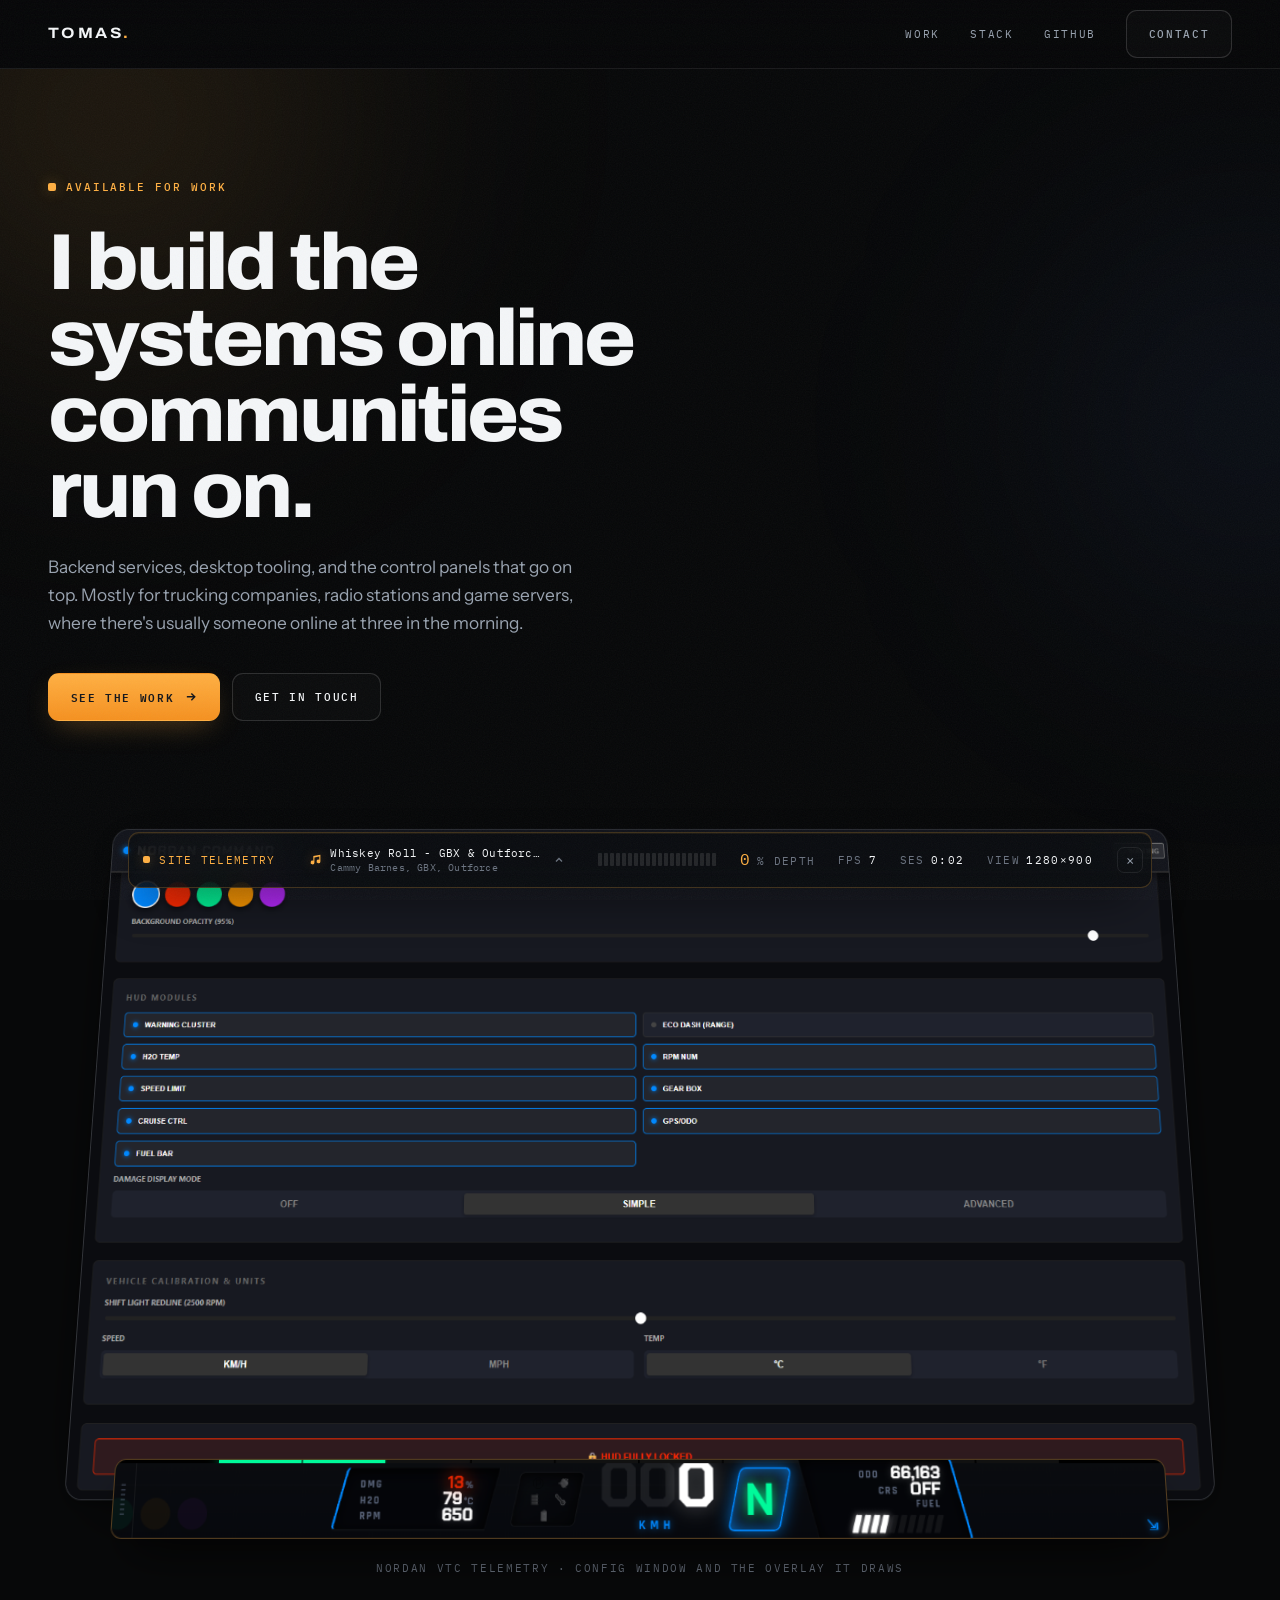
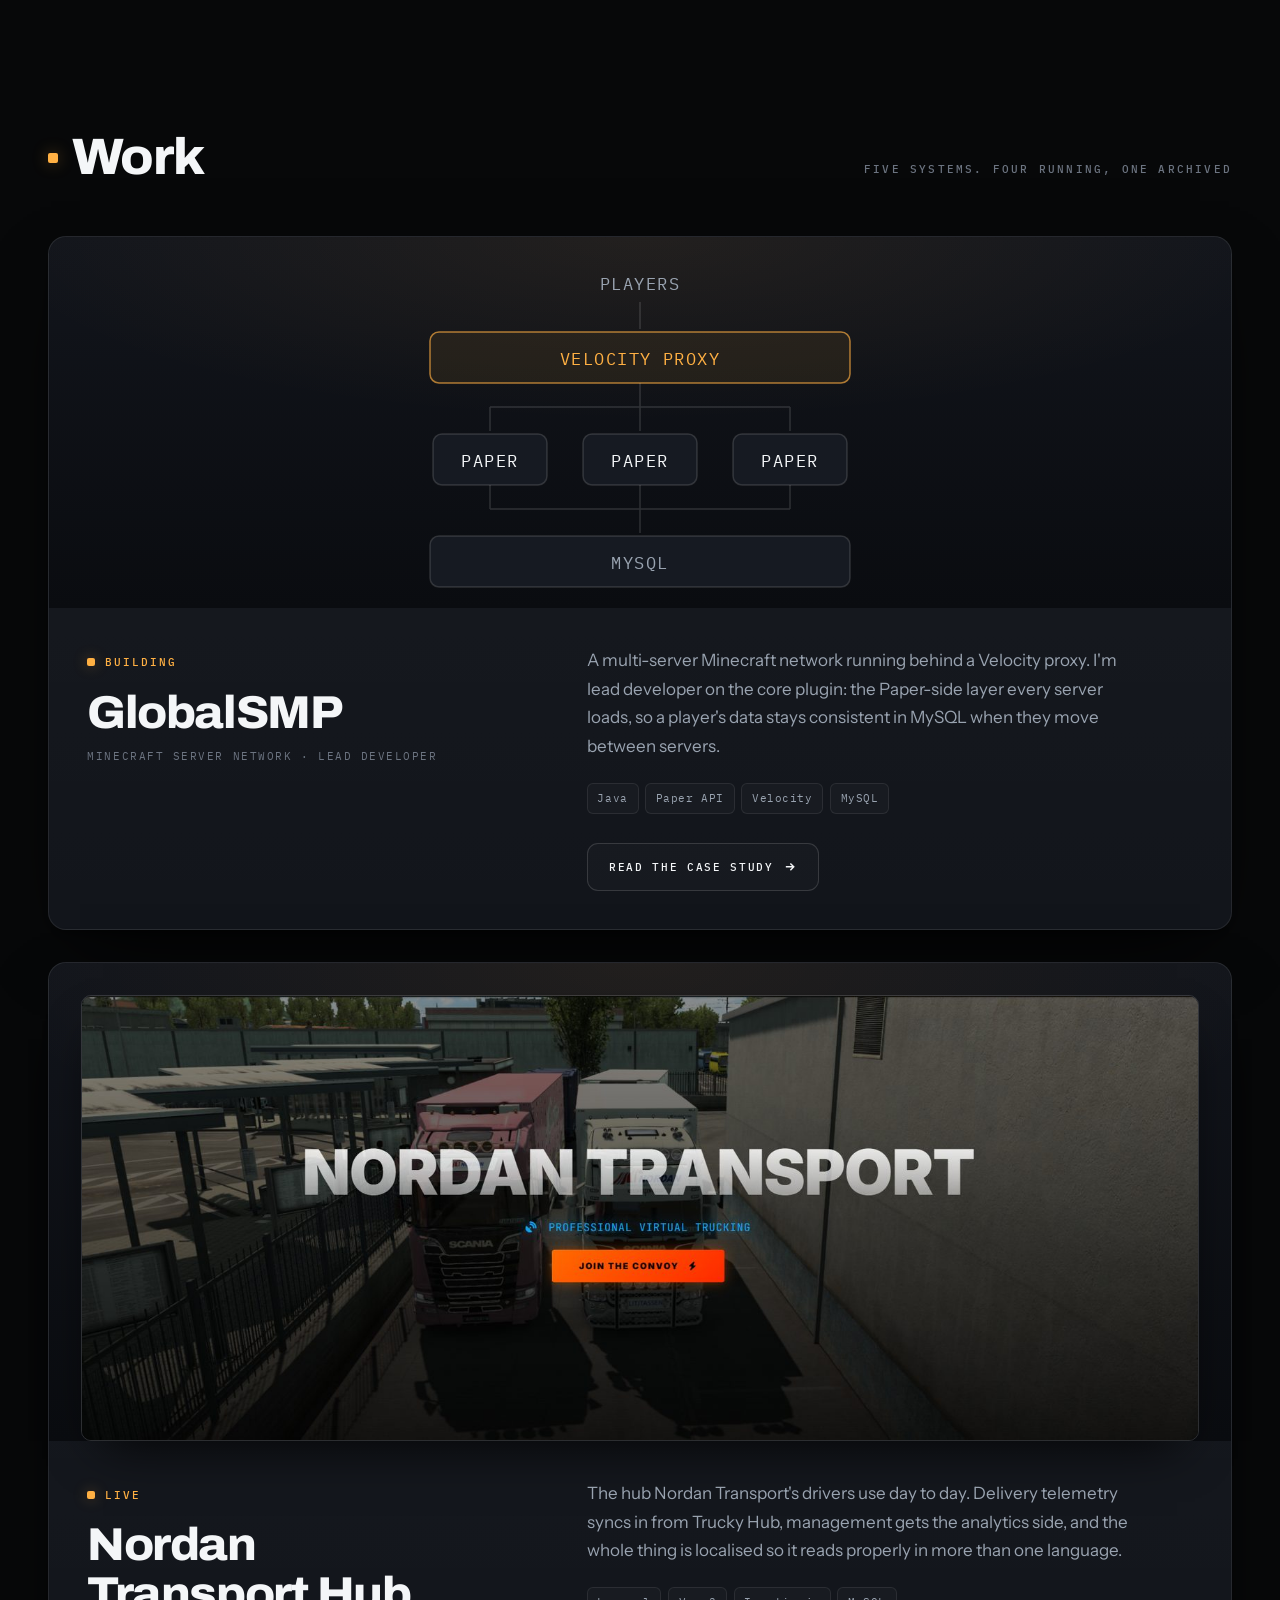
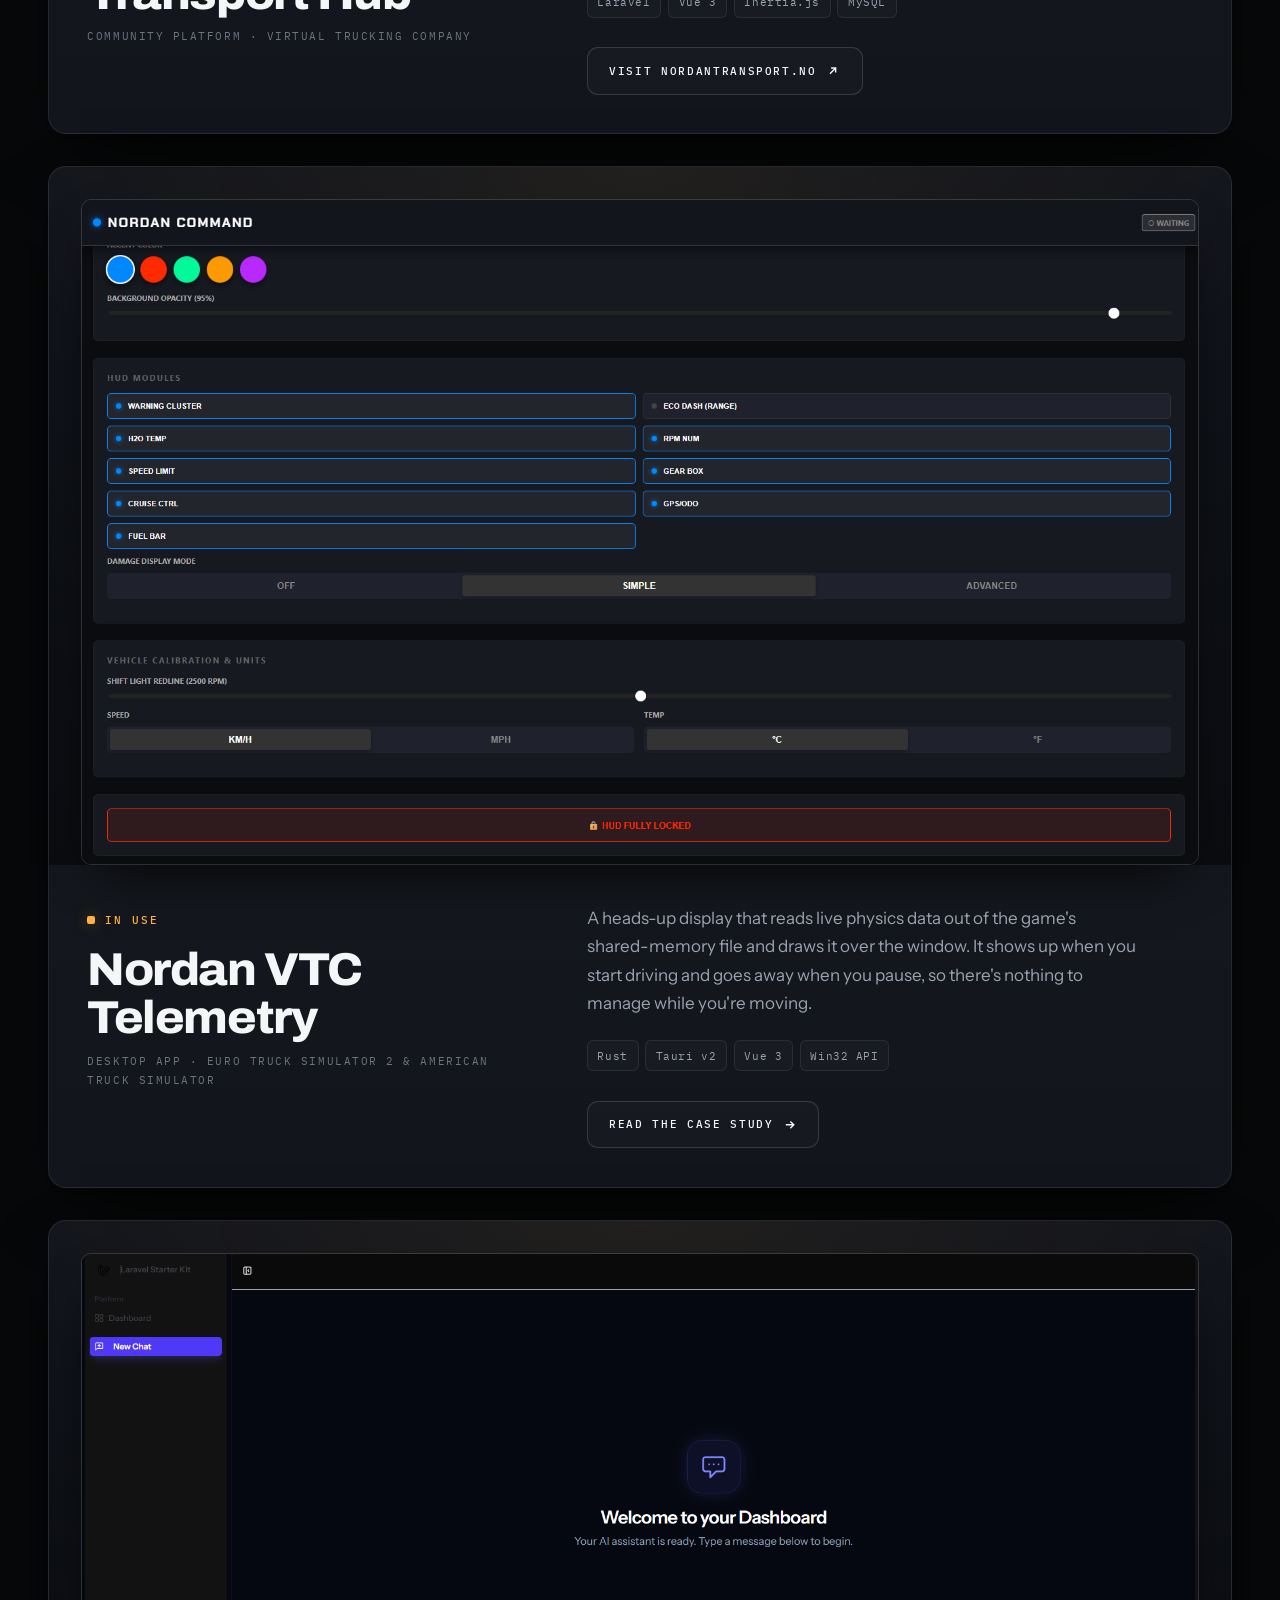
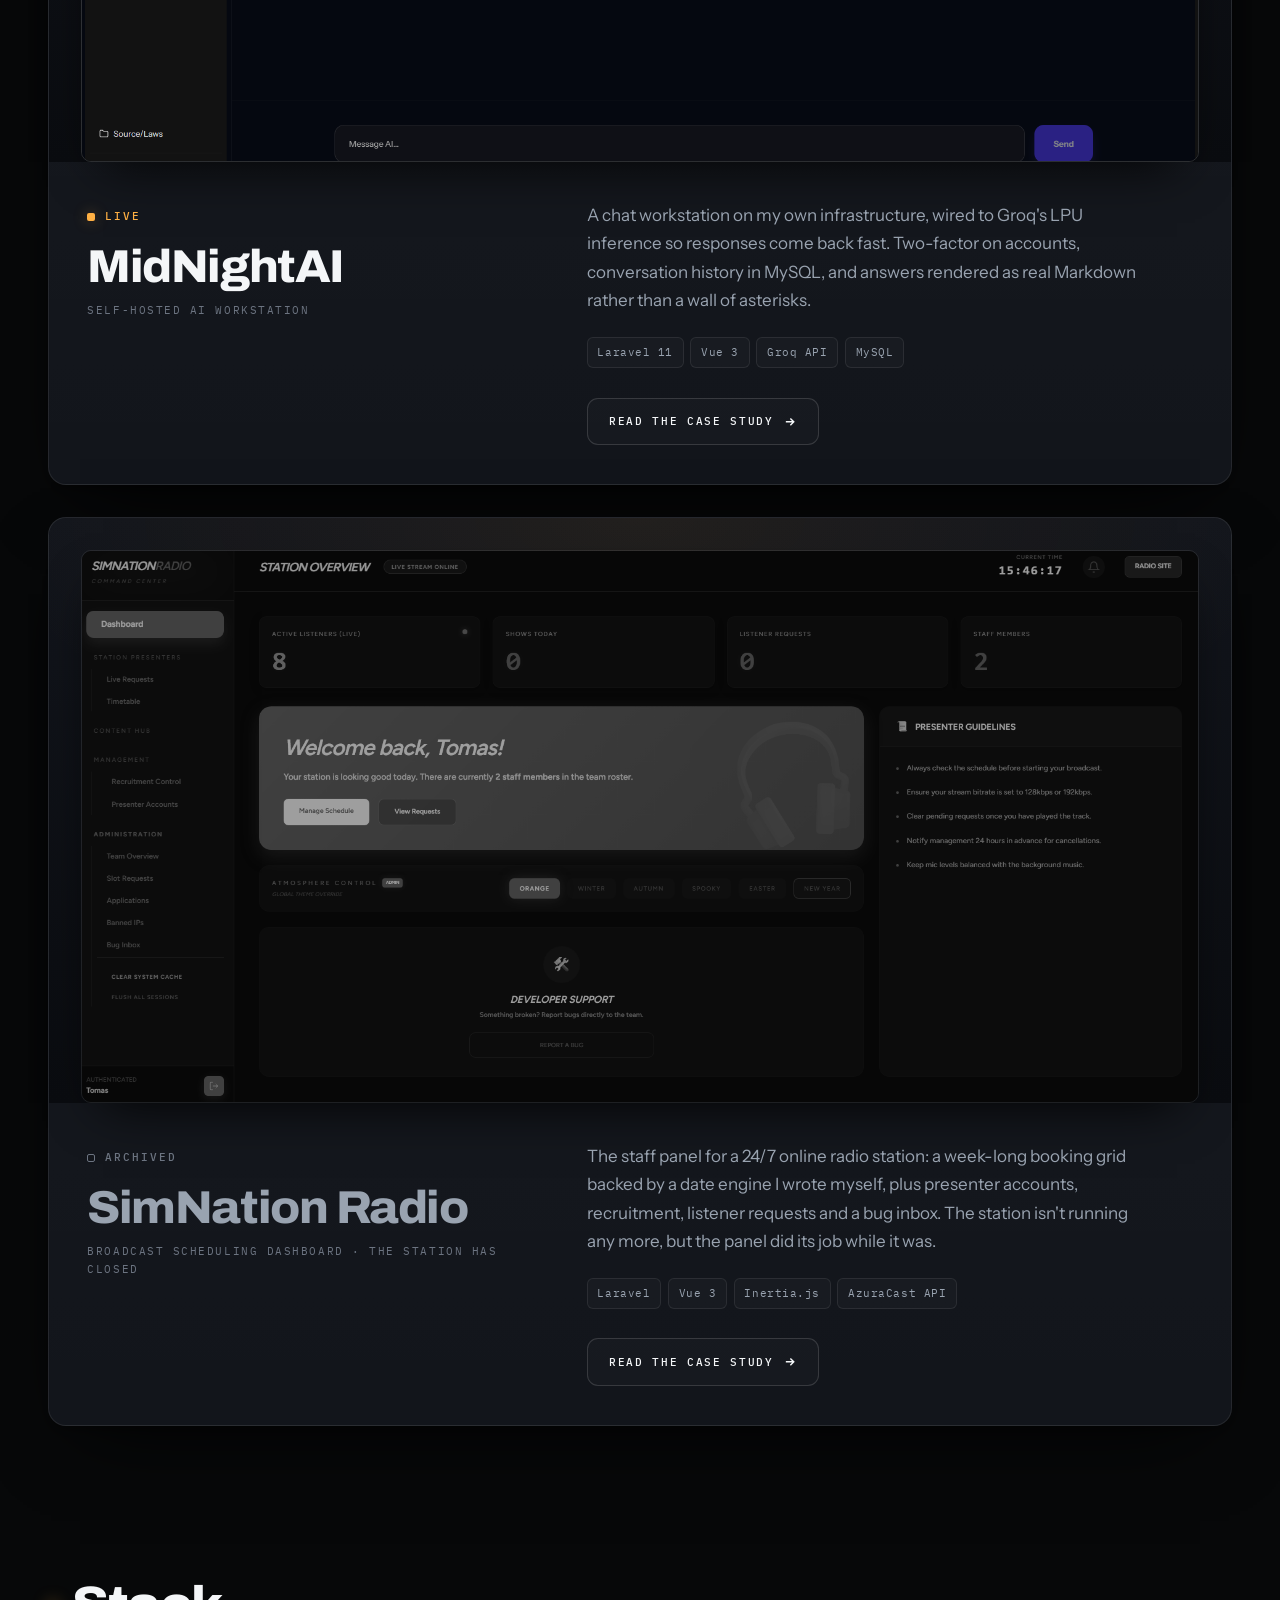
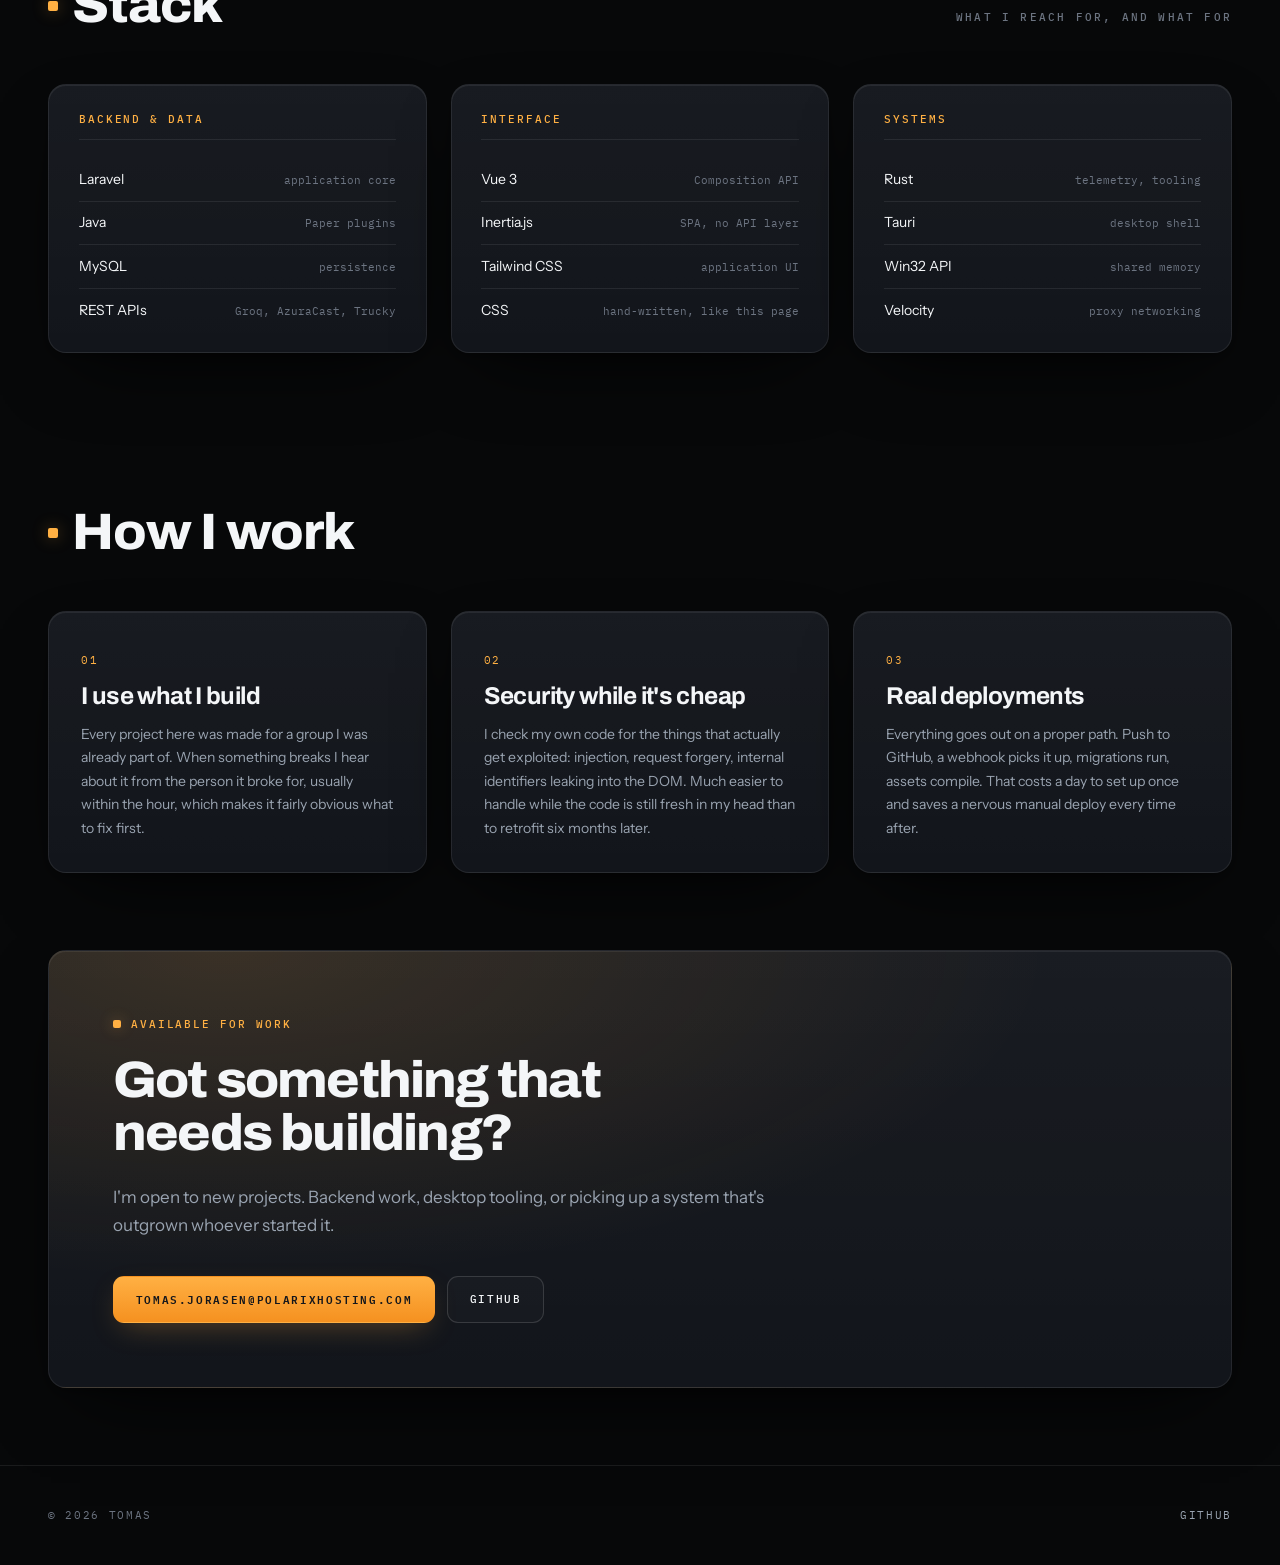
<file: index.html>
<!DOCTYPE html>
<html lang="en">
<head>
<meta charset="UTF-8">
<meta name="viewport" content="width=device-width, initial-scale=1.0">
<script>document.documentElement.className+=' js';</script>

<title>Tomas — Systems &amp; Software Engineer</title>
<meta name="description" content="I build the systems online communities run on: backend services, desktop tooling, and the control panels that go on top.">
<link rel="canonical" href="https://miseltwister.github.io/">
<meta name="theme-color" content="#070809">
<link rel="icon" href="data:image/svg+xml,%3Csvg xmlns='http://www.w3.org/2000/svg' viewBox='0 0 32 32'%3E%3Crect width='32' height='32' rx='6' fill='%23070809'/%3E%3Crect x='11' y='11' width='10' height='10' rx='2' fill='%23ffb043'/%3E%3C/svg%3E">

<meta property="og:type" content="website">
<meta property="og:url" content="https://miseltwister.github.io/">
<meta property="og:title" content="Tomas — Systems &amp; Software Engineer">
<meta property="og:description" content="I build the systems online communities run on: backend services, desktop tooling, and the control panels that go on top.">
<meta property="og:image" content="https://miseltwister.github.io/images/og-preview.png">
<meta property="og:image:width" content="1200">
<meta property="og:image:height" content="630">
<meta name="twitter:card" content="summary_large_image">
<meta name="twitter:title" content="Tomas — Systems &amp; Software Engineer">
<meta name="twitter:description" content="I build the systems online communities run on: backend services, desktop tooling, and the control panels that go on top.">
<meta name="twitter:image" content="https://miseltwister.github.io/images/og-preview.png">

<link rel="preconnect" href="https://fonts.googleapis.com">
<link rel="preconnect" href="https://fonts.gstatic.com" crossorigin>
<link rel="stylesheet" href="https://fonts.googleapis.com/css2?family=Archivo:wdth,wght@100..125,400..800&family=IBM+Plex+Mono:wght@400;500&family=Instrument+Sans:wght@400;500;600&display=swap">
<link rel="stylesheet" href="styles.css">

<script type="application/ld+json">
{
  "@context": "https://schema.org",
  "@type": "Person",
  "name": "Tomas",
  "url": "https://miseltwister.github.io/",
  "jobTitle": "Systems & Software Engineer",
  "email": "mailto:tomas.jorasen@polarixhosting.com",
  "sameAs": ["https://github.com/MiselTwister"],
  "knowsAbout": ["Java", "Rust", "Laravel", "Vue.js", "Minecraft server development", "Application security"]
}
</script>
</head>
<body>

<a class="skip-link" href="#work">Skip to work</a>

<nav class="site-nav" aria-label="Main">
  <div class="wrap site-nav__inner">
    <a class="wordmark" href="/">Tomas<span>.</span></a>
    <div class="nav-links">
      <a href="#work">Work</a>
      <a href="#stack">Stack</a>
      <a href="https://github.com/MiselTwister" target="_blank" rel="noopener noreferrer">GitHub</a>
      <a class="btn btn--ghost" href="mailto:tomas.jorasen@polarixhosting.com">Contact</a>
    </div>
  </div>
</nav>

<header class="hero">
  <div class="glow hero__glow-a"></div>
  <div class="glow hero__glow-b"></div>
  <div class="wrap">
    <div class="hero__intro">
      <p class="eyebrow hero__eyebrow"><span class="status">Available for work</span></p>
      <h1>I build the systems online communities run on.</h1>
      <p class="hero__lede">
        Backend services, desktop tooling, and the control panels that go on top.
        Mostly for trucking companies, radio stations and game servers, where
        there's usually someone online at three in the morning.
      </p>
      <div class="hero__actions">
        <a class="btn btn--primary" href="#work">
          See the work
          <svg viewBox="0 0 24 24" fill="none" stroke="currentColor" stroke-width="2.5" aria-hidden="true"><path d="M5 12h14M13 6l6 6-6 6"/></svg>
        </a>
        <a class="btn btn--ghost" href="mailto:tomas.jorasen@polarixhosting.com">Get in touch</a>
      </div>
    </div>

    <div class="hero__showcase">
      <div class="hero__stack">
      <div class="hero__frame">
        <img src="images/commandcenter.png" width="1646" height="980" fetchpriority="high" decoding="async" alt="The Nordan Command window: accent colour swatches, an opacity slider, on/off toggles for each HUD module, damage display modes, and controls for shift-light redline, speed units and temperature units.">
      </div>
      <div class="hero__chip">
        <img src="images/overlay.png" width="1397" height="96" decoding="async" alt="The in-game overlay strip showing damage, water temperature, RPM, speed, gear, odometer and a segmented fuel bar.">
      </div>
      </div>
      <p class="hero__visual-caption">Nordan VTC Telemetry &middot; config window and the overlay it draws</p>
    </div>
  </div>
</header>

<main id="work">

  <section class="wrap section">
    <div class="section__head">
      <div class="section__title"><h2>Work</h2></div>
      <p class="eyebrow">Five systems. Four running, one archived</p>
    </div>

    <div class="projects">

      <article class="project" data-reveal>
        <div class="project__media project__media--diagram">
          <svg class="topology" viewBox="0 0 320 226" role="img" aria-label="Diagram: players connect through a Velocity proxy to three Paper servers, which share one MySQL database.">
            <text class="label label--dim" x="160" y="14" text-anchor="middle">PLAYERS</text>
            <path class="wire" d="M160 22 V40"/>
            <rect class="node node--live" x="20" y="42" width="280" height="34" rx="6"/>
            <text class="label label--amber" x="160" y="64" text-anchor="middle">VELOCITY PROXY</text>
            <path class="wire" d="M160 76 V92 M60 92 H260 M60 92 V108 M160 92 V108 M260 92 V108"/>
            <rect class="node" x="22" y="110" width="76" height="34" rx="6"/>
            <rect class="node" x="122" y="110" width="76" height="34" rx="6"/>
            <rect class="node" x="222" y="110" width="76" height="34" rx="6"/>
            <text class="label" x="60" y="132" text-anchor="middle">PAPER</text>
            <text class="label" x="160" y="132" text-anchor="middle">PAPER</text>
            <text class="label" x="260" y="132" text-anchor="middle">PAPER</text>
            <path class="wire" d="M60 144 V160 M160 144 V160 M260 144 V160 M60 160 H260 M160 160 V176"/>
            <rect class="node" x="20" y="178" width="280" height="34" rx="6"/>
            <text class="label label--dim" x="160" y="200" text-anchor="middle">MYSQL</text>
          </svg>
        </div>
        <div class="project__body">
          <div class="project__head">
          <span class="status">Building</span>
          <h3 class="project__title"><a href="globalsmp.html">GlobalSMP</a></h3>
          <p class="project__kicker">Minecraft server network &middot; Lead developer</p>
          </div>
          <div class="project__detail">
            <p class="project__text">
            A multi-server Minecraft network running behind a Velocity proxy. I'm
            lead developer on the core plugin: the Paper-side layer every server
            loads, so a player's data stays consistent in MySQL when they move
            between servers.
          </p>
          <ul class="tags">
            <li>Java</li><li>Paper API</li><li>Velocity</li><li>MySQL</li>
          </ul>
          <div class="project__actions">
            <a class="btn btn--ghost" href="globalsmp.html">
              Read the case study
              <svg viewBox="0 0 24 24" fill="none" stroke="currentColor" stroke-width="2.5" aria-hidden="true"><path d="M5 12h14M13 6l6 6-6 6"/></svg>
            </a>
          </div>
          </div>
        </div>
      </article>

      <article class="project" data-reveal>
        <div class="project__media">
          <img src="images/nordantransport.jpg" width="1600" height="636" loading="lazy" decoding="async" alt="The Nordan Transport homepage, showing two trucks parked at a depot behind the site's title and a join button.">
        </div>
        <div class="project__body">
          <div class="project__head">
          <span class="status">Live</span>
          <h3 class="project__title">
            <a href="https://nordantransport.no/" target="_blank" rel="noopener noreferrer">Nordan Transport Hub</a>
          </h3>
          <p class="project__kicker">Community platform &middot; Virtual trucking company</p>
          </div>
          <div class="project__detail">
            <p class="project__text">
            The hub Nordan Transport's drivers use day to day. Delivery telemetry
            syncs in from Trucky Hub, management gets the analytics side, and the
            whole thing is localised so it reads properly in more than one
            language.
          </p>
          <ul class="tags">
            <li>Laravel</li><li>Vue 3</li><li>Inertia.js</li><li>MySQL</li>
          </ul>
          <div class="project__actions">
            <a class="btn btn--ghost" href="https://nordantransport.no/" target="_blank" rel="noopener noreferrer">
              Visit nordantransport.no
              <svg viewBox="0 0 24 24" fill="none" stroke="currentColor" stroke-width="2.5" aria-hidden="true"><path d="M7 17 17 7M9 7h8v8"/></svg>
            </a>
          </div>
          </div>
        </div>
      </article>

      <article class="project" data-reveal>
        <div class="project__media">
          <img src="images/commandcenter.png" width="1646" height="980" loading="lazy" decoding="async" alt="The Nordan Command window, where each HUD module, colour and unit setting is configured.">
        </div>
        <div class="project__body">
          <div class="project__head">
          <span class="status">In use</span>
          <h3 class="project__title"><a href="nordanoverlay.html">Nordan VTC Telemetry</a></h3>
          <p class="project__kicker">Desktop app &middot; Euro Truck Simulator 2 &amp; American Truck Simulator</p>
          </div>
          <div class="project__detail">
            <p class="project__text">
            A heads-up display that reads live physics data out of the game's
            shared-memory file and draws it over the window. It shows up when you
            start driving and goes away when you pause, so there's nothing to
            manage while you're moving.
          </p>
          <ul class="tags">
            <li>Rust</li><li>Tauri v2</li><li>Vue 3</li><li>Win32 API</li>
          </ul>
          <div class="project__actions">
            <a class="btn btn--ghost" href="nordanoverlay.html">
              Read the case study
              <svg viewBox="0 0 24 24" fill="none" stroke="currentColor" stroke-width="2.5" aria-hidden="true"><path d="M5 12h14M13 6l6 6-6 6"/></svg>
            </a>
          </div>
          </div>
        </div>
      </article>

      <article class="project" data-reveal>
        <div class="project__media">
          <img src="images/Midnight-ai.png" width="1883" height="856" loading="lazy" decoding="async" alt="The MidNightAI chat interface with a conversation in progress.">
        </div>
        <div class="project__body">
          <div class="project__head">
          <span class="status">Live</span>
          <h3 class="project__title"><a href="midnight.html">MidNightAI</a></h3>
          <p class="project__kicker">Self-hosted AI workstation</p>
          </div>
          <div class="project__detail">
            <p class="project__text">
            A chat workstation on my own infrastructure, wired to Groq's LPU
            inference so responses come back fast. Two-factor on accounts,
            conversation history in MySQL, and answers rendered as real Markdown
            rather than a wall of asterisks.
          </p>
          <ul class="tags">
            <li>Laravel 11</li><li>Vue 3</li><li>Groq API</li><li>MySQL</li>
          </ul>
          <div class="project__actions">
            <a class="btn btn--ghost" href="midnight.html">
              Read the case study
              <svg viewBox="0 0 24 24" fill="none" stroke="currentColor" stroke-width="2.5" aria-hidden="true"><path d="M5 12h14M13 6l6 6-6 6"/></svg>
            </a>
          </div>
          </div>
        </div>
      </article>

      <article class="project project--off" data-reveal>
        <div class="project__media">
          <img src="images/staffdashboard.png" width="1810" height="894" loading="lazy" decoding="async" alt="The SimNation station overview, showing live listener counts, show totals and staff numbers.">
        </div>
        <div class="project__body">
          <div class="project__head">
          <span class="status status--off">Archived</span>
          <h3 class="project__title"><a href="simnation.html">SimNation Radio</a></h3>
          <p class="project__kicker">Broadcast scheduling dashboard &middot; The station has closed</p>
          </div>
          <div class="project__detail">
            <p class="project__text">
            The staff panel for a 24/7 online radio station: a week-long booking
            grid backed by a date engine I wrote myself, plus presenter accounts,
            recruitment, listener requests and a bug inbox. The station isn't
            running any more, but the panel did its job while it was.
          </p>
          <ul class="tags">
            <li>Laravel</li><li>Vue 3</li><li>Inertia.js</li><li>AzuraCast API</li>
          </ul>
          <div class="project__actions">
            <a class="btn btn--ghost" href="simnation.html">
              Read the case study
              <svg viewBox="0 0 24 24" fill="none" stroke="currentColor" stroke-width="2.5" aria-hidden="true"><path d="M5 12h14M13 6l6 6-6 6"/></svg>
            </a>
          </div>
          </div>
        </div>
      </article>

    </div>
  </section>

  <section class="wrap section" id="stack">
    <div class="section__head">
      <div class="section__title"><h2>Stack</h2></div>
      <p class="eyebrow">What I reach for, and what for</p>
    </div>

    <div class="stack">
      <div class="stack__group" data-reveal>
        <h3>Backend &amp; data</h3>
        <ul>
          <li>Laravel <span>application core</span></li>
          <li>Java <span>Paper plugins</span></li>
          <li>MySQL <span>persistence</span></li>
          <li>REST APIs <span>Groq, AzuraCast, Trucky</span></li>
        </ul>
      </div>
      <div class="stack__group" data-reveal>
        <h3>Interface</h3>
        <ul>
          <li>Vue 3 <span>Composition API</span></li>
          <li>Inertia.js <span>SPA, no API layer</span></li>
          <li>Tailwind CSS <span>application UI</span></li>
          <li>CSS <span>hand-written, like this page</span></li>
        </ul>
      </div>
      <div class="stack__group" data-reveal>
        <h3>Systems</h3>
        <ul>
          <li>Rust <span>telemetry, tooling</span></li>
          <li>Tauri <span>desktop shell</span></li>
          <li>Win32 API <span>shared memory</span></li>
          <li>Velocity <span>proxy networking</span></li>
        </ul>
      </div>
    </div>
  </section>

  <section class="wrap section">
    <div class="section__head">
      <div class="section__title"><h2>How I work</h2></div>
    </div>
    <div class="cards cards--3">
      <div class="card" data-reveal>
        <span class="card__no">01</span>
        <h3>I use what I build</h3>
        <p>
          Every project here was made for a group I was already part of. When
          something breaks I hear about it from the person it broke for, usually
          within the hour, which makes it fairly obvious what to fix first.
        </p>
      </div>
      <div class="card" data-reveal>
        <span class="card__no">02</span>
        <h3>Security while it's cheap</h3>
        <p>
          I check my own code for the things that actually get exploited:
          injection, request forgery, internal identifiers leaking into the DOM.
          Much easier to handle while the code is still fresh in my head than to
          retrofit six months later.
        </p>
      </div>
      <div class="card" data-reveal>
        <span class="card__no">03</span>
        <h3>Real deployments</h3>
        <p>
          Everything goes out on a proper path. Push to GitHub, a webhook picks
          it up, migrations run, assets compile. That costs a day to set up once
          and saves a nervous manual deploy every time after.
        </p>
      </div>
    </div>
  </section>

  <section class="wrap">
    <div class="contact" data-reveal>
      <p class="eyebrow"><span class="status">Available for work</span></p>
      <h2>Got something that needs building?</h2>
      <p class="prose">
        I'm open to new projects. Backend work, desktop tooling, or picking up a
        system that's outgrown whoever started it.
      </p>
      <div class="contact__actions">
        <a class="btn btn--primary" href="mailto:tomas.jorasen@polarixhosting.com">
          tomas.jorasen@polarixhosting.com
        </a>
        <a class="btn btn--ghost" href="https://github.com/MiselTwister" target="_blank" rel="noopener noreferrer">GitHub</a>
      </div>
    </div>
  </section>

</main>

<footer class="site-footer">
  <div class="wrap site-footer__inner">
    <span>&copy; 2026 Tomas</span>
    <a href="https://github.com/MiselTwister" target="_blank" rel="noopener noreferrer">GitHub</a>
  </div>
</footer>

<aside class="hud" id="siteHud" hidden>
  <div class="hud__player" id="hudPlayer" data-hud="player" hidden></div>
  <div class="hud__inner">
    <span class="hud__brand"><span class="hud__lamp"></span><span>Site telemetry</span></span>
    <button class="hud__now" data-hud="now" type="button" aria-expanded="false" aria-controls="hudPlayer" hidden>
      <svg class="hud__note" viewBox="0 0 24 24" fill="currentColor" aria-hidden="true"><path d="M21 3v12.5a3.5 3.5 0 1 1-2-3.16V6.6L10 8.4v9.1a3.5 3.5 0 1 1-2-3.16V5.6L21 3z"/></svg>
      <span class="hud__track">
        <span class="hud__title" data-hud="now-title"></span>
        <span class="hud__by" data-hud="now-artist"></span>
      </span>
      <svg class="hud__chevron" viewBox="0 0 24 24" fill="none" stroke="currentColor" stroke-width="2.5" aria-hidden="true"><path d="M18 15l-6-6-6 6"/></svg>
    </button>
    <div class="hud__bar" data-hud="bar" aria-hidden="true"></div>
    <div class="hud__readouts" aria-hidden="true">
      <div class="hud__cell hud__cell--primary"><span class="hud__val" data-hud="scroll">0</span><span class="hud__unit">% depth</span></div>
      <div class="hud__cell"><span class="hud__key">FPS</span><span class="hud__val" data-hud="fps">--</span></div>
      <div class="hud__cell hud__cell--session"><span class="hud__key">SES</span><span class="hud__val" data-hud="session">0:00</span></div>
      <div class="hud__cell hud__cell--viewport"><span class="hud__key">VIEW</span><span class="hud__val" data-hud="viewport">--</span></div>
    </div>
    <button class="hud__close" type="button" data-hud-close aria-label="Hide the telemetry readout">&times;</button>
  </div>
</aside>

<script src="motion.js" defer onerror="document.documentElement.classList.remove('js')"></script>

</body>
</html>
</file>
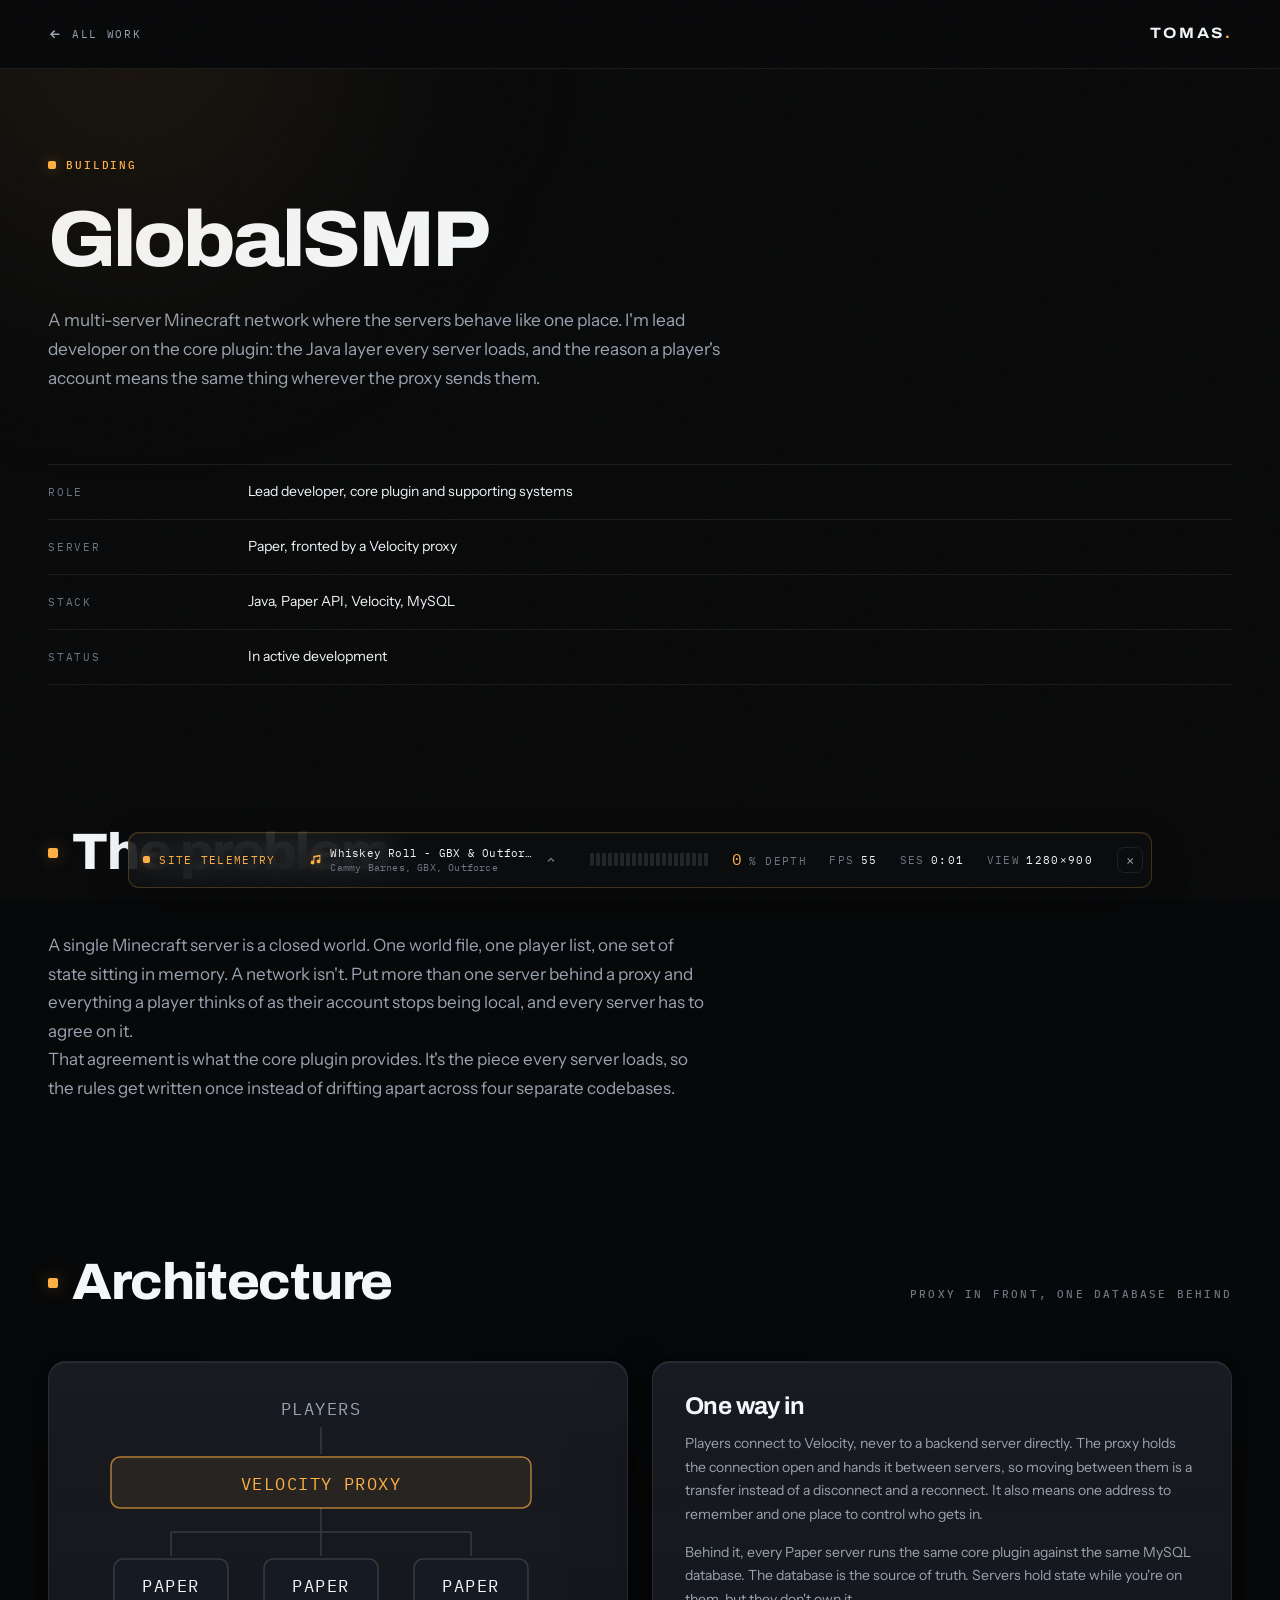
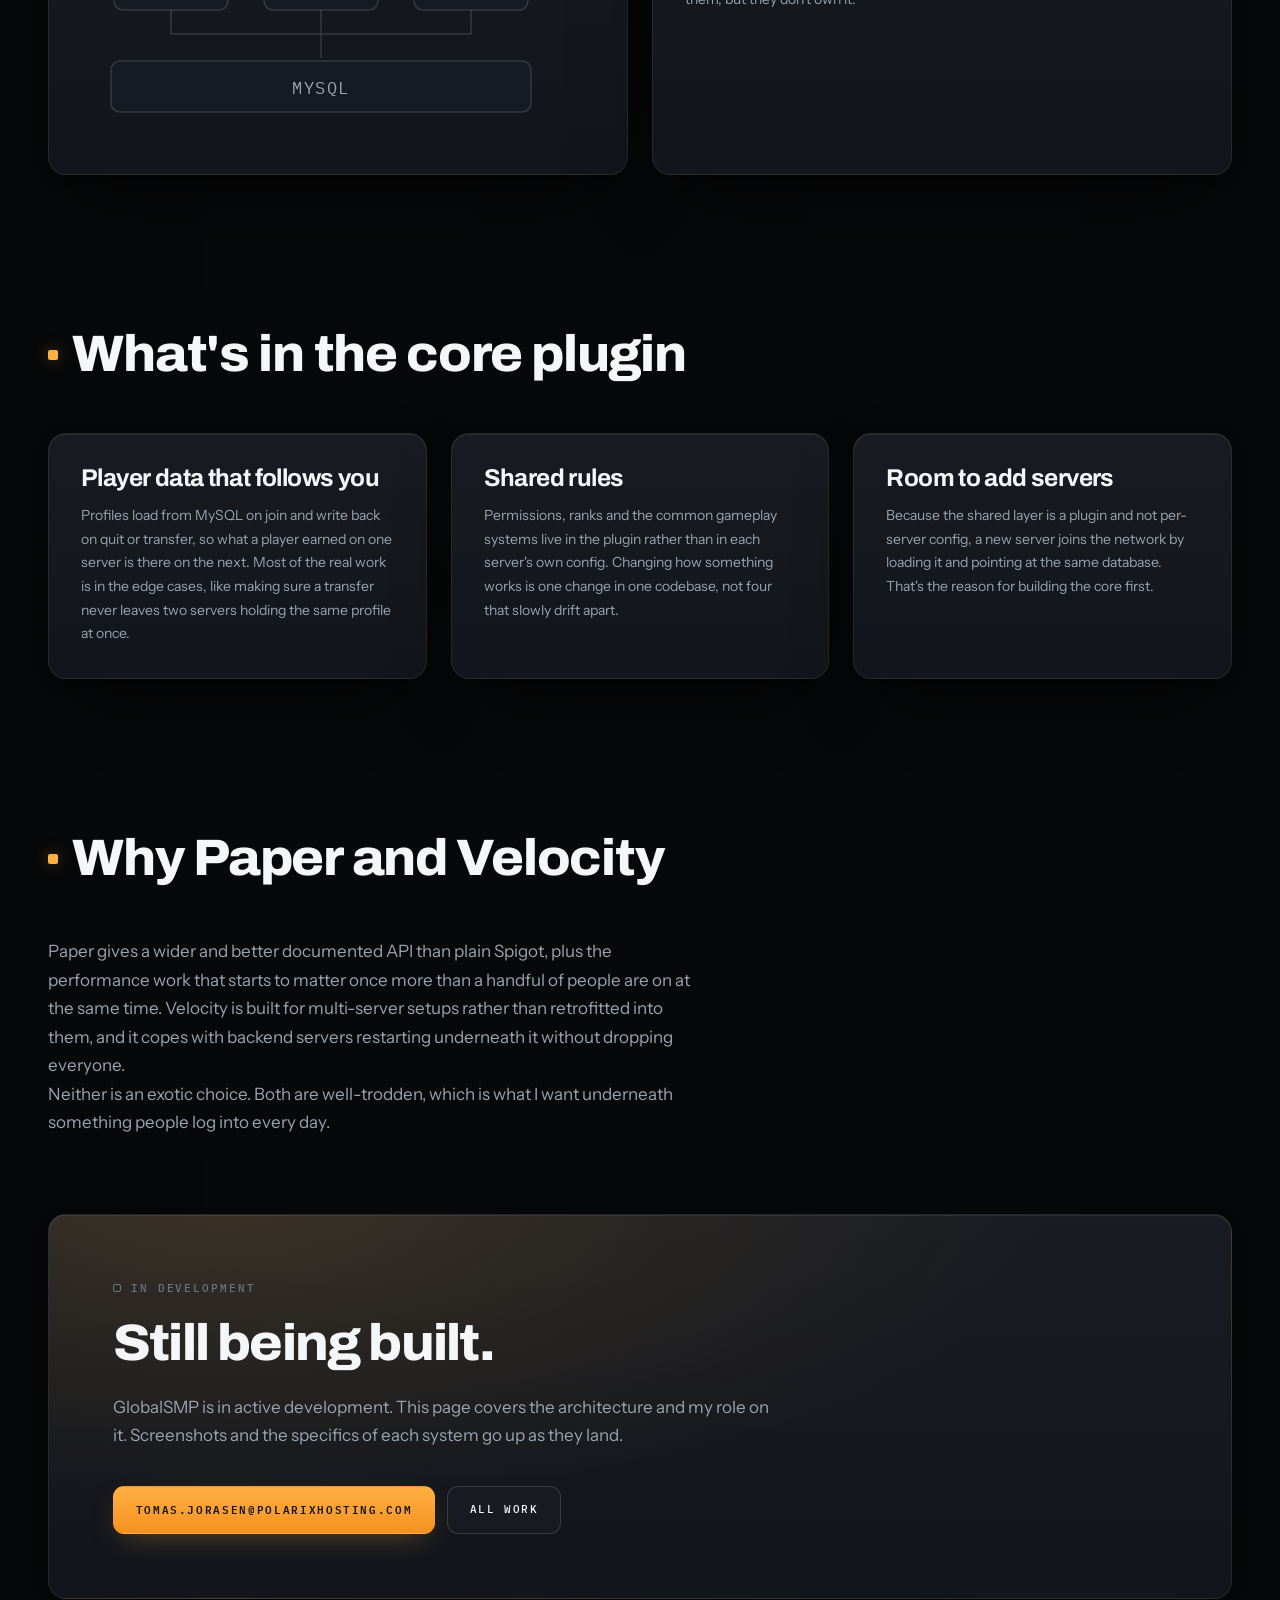
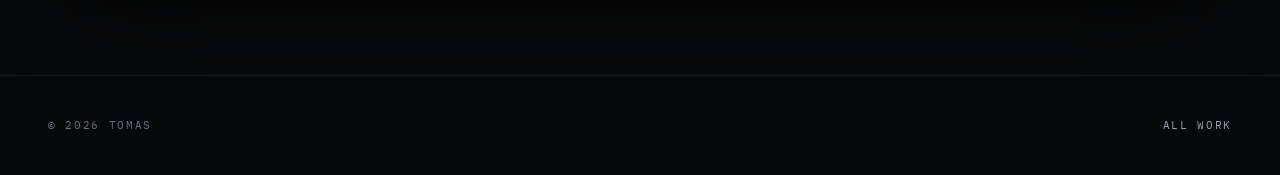
<file: globalsmp.html>
<!DOCTYPE html>
<html lang="en">
<head>
<meta charset="UTF-8">
<meta name="viewport" content="width=device-width, initial-scale=1.0">
<script>document.documentElement.className+=' js';</script>

<title>GlobalSMP — Minecraft network core plugin | Tomas</title>
<meta name="description" content="Lead developer on GlobalSMP: a multi-server Minecraft network behind a Velocity proxy, with a Java core plugin keeping player data consistent in MySQL.">
<link rel="canonical" href="https://miseltwister.github.io/globalsmp.html">
<meta name="theme-color" content="#070809">
<link rel="icon" href="data:image/svg+xml,%3Csvg xmlns='http://www.w3.org/2000/svg' viewBox='0 0 32 32'%3E%3Crect width='32' height='32' rx='6' fill='%23070809'/%3E%3Crect x='11' y='11' width='10' height='10' rx='2' fill='%23ffb043'/%3E%3C/svg%3E">

<meta property="og:type" content="article">
<meta property="og:url" content="https://miseltwister.github.io/globalsmp.html">
<meta property="og:title" content="GlobalSMP — Minecraft network core plugin">
<meta property="og:description" content="A multi-server Minecraft network behind a Velocity proxy, with a Java core plugin keeping player data consistent in MySQL.">
<meta property="og:image" content="https://miseltwister.github.io/images/og-preview.png">
<meta name="twitter:card" content="summary_large_image">
<meta name="twitter:image" content="https://miseltwister.github.io/images/og-preview.png">

<link rel="preconnect" href="https://fonts.googleapis.com">
<link rel="preconnect" href="https://fonts.gstatic.com" crossorigin>
<link rel="stylesheet" href="https://fonts.googleapis.com/css2?family=Archivo:wdth,wght@100..125,400..800&family=IBM+Plex+Mono:wght@400;500&family=Instrument+Sans:wght@400;500;600&display=swap">
<link rel="stylesheet" href="styles.css">
</head>
<body>

<a class="skip-link" href="#main">Skip to content</a>

<nav class="site-nav" aria-label="Main">
  <div class="wrap site-nav__inner">
    <a class="back-link" href="index.html">
      <svg viewBox="0 0 24 24" fill="none" stroke="currentColor" stroke-width="2.5" aria-hidden="true"><path d="M19 12H5M11 6l-6 6 6 6"/></svg>
      All work
    </a>
    <a class="wordmark" href="index.html">Tomas<span>.</span></a>
  </div>
</nav>

<header class="wrap case-hero">
  <div class="glow case-hero__glow"></div>
  <span class="status">Building</span>
  <h1>GlobalSMP</h1>
  <p class="case-hero__lede">
    A multi-server Minecraft network where the servers behave like one place.
    I'm lead developer on the core plugin: the Java layer every server loads, and
    the reason a player's account means the same thing wherever the proxy sends
    them.
  </p>

  <dl class="facts">
    <div class="facts__row">
      <dt class="facts__key">Role</dt>
      <dd class="facts__val">Lead developer, core plugin and supporting systems</dd>
    </div>
    <div class="facts__row">
      <dt class="facts__key">Server</dt>
      <dd class="facts__val">Paper, fronted by a Velocity proxy</dd>
    </div>
    <div class="facts__row">
      <dt class="facts__key">Stack</dt>
      <dd class="facts__val">Java, Paper API, Velocity, MySQL</dd>
    </div>
    <div class="facts__row">
      <dt class="facts__key">Status</dt>
      <dd class="facts__val">In active development</dd>
    </div>
  </dl>
</header>

<main id="main">

  <section class="wrap section">
    <div class="section__head">
      <div class="section__title"><h2>The problem</h2></div>
    </div>

    <div class="prose">
      <p>
        A single Minecraft server is a closed world. One world file, one player
        list, one set of state sitting in memory. A network isn't. Put more than
        one server behind a proxy and everything a player thinks of as their
        account stops being local, and every server has to agree on it.
      </p>
      <p class="prose">
        That agreement is what the core plugin provides. It's the piece every
        server loads, so the rules get written once instead of drifting apart
        across four separate codebases.
      </p>
    </div>
  </section>

  <section class="wrap section">
    <div class="section__head">
      <div class="section__title"><h2>Architecture</h2></div>
      <p class="eyebrow">Proxy in front, one database behind</p>
    </div>

    <div class="cards cards--2">
      <div class="card" data-reveal>
        <figure class="shot shot--bare">
          <svg class="topology" viewBox="0 0 320 226" role="img" aria-label="Diagram: players connect through a Velocity proxy to three Paper servers, which share one MySQL database.">
            <text class="label label--dim" x="160" y="14" text-anchor="middle">PLAYERS</text>
            <path class="wire" d="M160 22 V40"/>
            <rect class="node node--live" x="20" y="42" width="280" height="34" rx="6"/>
            <text class="label label--amber" x="160" y="64" text-anchor="middle">VELOCITY PROXY</text>
            <path class="wire" d="M160 76 V92 M60 92 H260 M60 92 V108 M160 92 V108 M260 92 V108"/>
            <rect class="node" x="22" y="110" width="76" height="34" rx="6"/>
            <rect class="node" x="122" y="110" width="76" height="34" rx="6"/>
            <rect class="node" x="222" y="110" width="76" height="34" rx="6"/>
            <text class="label" x="60" y="132" text-anchor="middle">PAPER</text>
            <text class="label" x="160" y="132" text-anchor="middle">PAPER</text>
            <text class="label" x="260" y="132" text-anchor="middle">PAPER</text>
            <path class="wire" d="M60 144 V160 M160 144 V160 M260 144 V160 M60 160 H260 M160 160 V176"/>
            <rect class="node" x="20" y="178" width="280" height="34" rx="6"/>
            <text class="label label--dim" x="160" y="200" text-anchor="middle">MYSQL</text>
          </svg>
        </figure>
      </div>
      <div class="card" data-reveal>
        <h3>One way in</h3>
        <p>
          Players connect to Velocity, never to a backend server directly. The
          proxy holds the connection open and hands it between servers, so moving
          between them is a transfer instead of a disconnect and a reconnect. It
          also means one address to remember and one place to control who gets
          in.
        </p>
        <p>
          Behind it, every Paper server runs the same core plugin against the
          same MySQL database. The database is the source of truth. Servers hold
          state while you're on them, but they don't own it.
        </p>
      </div>
    </div>
  </section>

  <section class="wrap section">
    <div class="section__head">
      <div class="section__title"><h2>What's in the core plugin</h2></div>
    </div>

    <div class="cards cards--3">
      <div class="card" data-reveal>
        <h3>Player data that follows you</h3>
        <p>
          Profiles load from MySQL on join and write back on quit or transfer, so
          what a player earned on one server is there on the next. Most of the
          real work is in the edge cases, like making sure a transfer never
          leaves two servers holding the same profile at once.
        </p>
      </div>
      <div class="card" data-reveal>
        <h3>Shared rules</h3>
        <p>
          Permissions, ranks and the common gameplay systems live in the plugin
          rather than in each server's own config. Changing how something works
          is one change in one codebase, not four that slowly drift apart.
        </p>
      </div>
      <div class="card" data-reveal>
        <h3>Room to add servers</h3>
        <p>
          Because the shared layer is a plugin and not per-server config, a new
          server joins the network by loading it and pointing at the same
          database. That's the reason for building the core first.
        </p>
      </div>
    </div>
  </section>

  <section class="wrap section">
    <div class="section__head">
      <div class="section__title"><h2>Why Paper and Velocity</h2></div>
    </div>
    <div class="prose">
      <p>
        Paper gives a wider and better documented API than plain Spigot, plus the
        performance work that starts to matter once more than a handful of people
        are on at the same time. Velocity is built for multi-server setups rather
        than retrofitted into them, and it copes with backend servers restarting
        underneath it without dropping everyone.
      </p>
      <p class="prose">
        Neither is an exotic choice. Both are well-trodden, which is what I want
        underneath something people log into every day.
      </p>
    </div>
  </section>

  <section class="wrap">
    <div class="contact" data-reveal>
      <p class="eyebrow"><span class="status status--off">In development</span></p>
      <h2>Still being built.</h2>
      <p class="prose">
      GlobalSMP is in active development. This page covers the architecture and
      my role on it. Screenshots and the specifics of each system go up as they
      land.
    </p>
      <div class="contact__actions">
        <a class="btn btn--primary" href="mailto:tomas.jorasen@polarixhosting.com">tomas.jorasen@polarixhosting.com</a>
        <a class="btn btn--ghost" href="index.html">All work</a>
      </div>
    </div>
  </section>

</main>

<footer class="site-footer">
  <div class="wrap site-footer__inner">
    <span>&copy; 2026 Tomas</span>
    <a href="index.html">All work</a>
  </div>
</footer>

<aside class="hud" id="siteHud" hidden>
  <div class="hud__player" id="hudPlayer" data-hud="player" hidden></div>
  <div class="hud__inner">
    <span class="hud__brand"><span class="hud__lamp"></span><span>Site telemetry</span></span>
    <button class="hud__now" data-hud="now" type="button" aria-expanded="false" aria-controls="hudPlayer" hidden>
      <svg class="hud__note" viewBox="0 0 24 24" fill="currentColor" aria-hidden="true"><path d="M21 3v12.5a3.5 3.5 0 1 1-2-3.16V6.6L10 8.4v9.1a3.5 3.5 0 1 1-2-3.16V5.6L21 3z"/></svg>
      <span class="hud__track">
        <span class="hud__title" data-hud="now-title"></span>
        <span class="hud__by" data-hud="now-artist"></span>
      </span>
      <svg class="hud__chevron" viewBox="0 0 24 24" fill="none" stroke="currentColor" stroke-width="2.5" aria-hidden="true"><path d="M18 15l-6-6-6 6"/></svg>
    </button>
    <div class="hud__bar" data-hud="bar" aria-hidden="true"></div>
    <div class="hud__readouts" aria-hidden="true">
      <div class="hud__cell hud__cell--primary"><span class="hud__val" data-hud="scroll">0</span><span class="hud__unit">% depth</span></div>
      <div class="hud__cell"><span class="hud__key">FPS</span><span class="hud__val" data-hud="fps">--</span></div>
      <div class="hud__cell hud__cell--session"><span class="hud__key">SES</span><span class="hud__val" data-hud="session">0:00</span></div>
      <div class="hud__cell hud__cell--viewport"><span class="hud__key">VIEW</span><span class="hud__val" data-hud="viewport">--</span></div>
    </div>
    <button class="hud__close" type="button" data-hud-close aria-label="Hide the telemetry readout">&times;</button>
  </div>
</aside>

<script src="motion.js" defer onerror="document.documentElement.classList.remove('js')"></script>

</body>
</html>
</file>
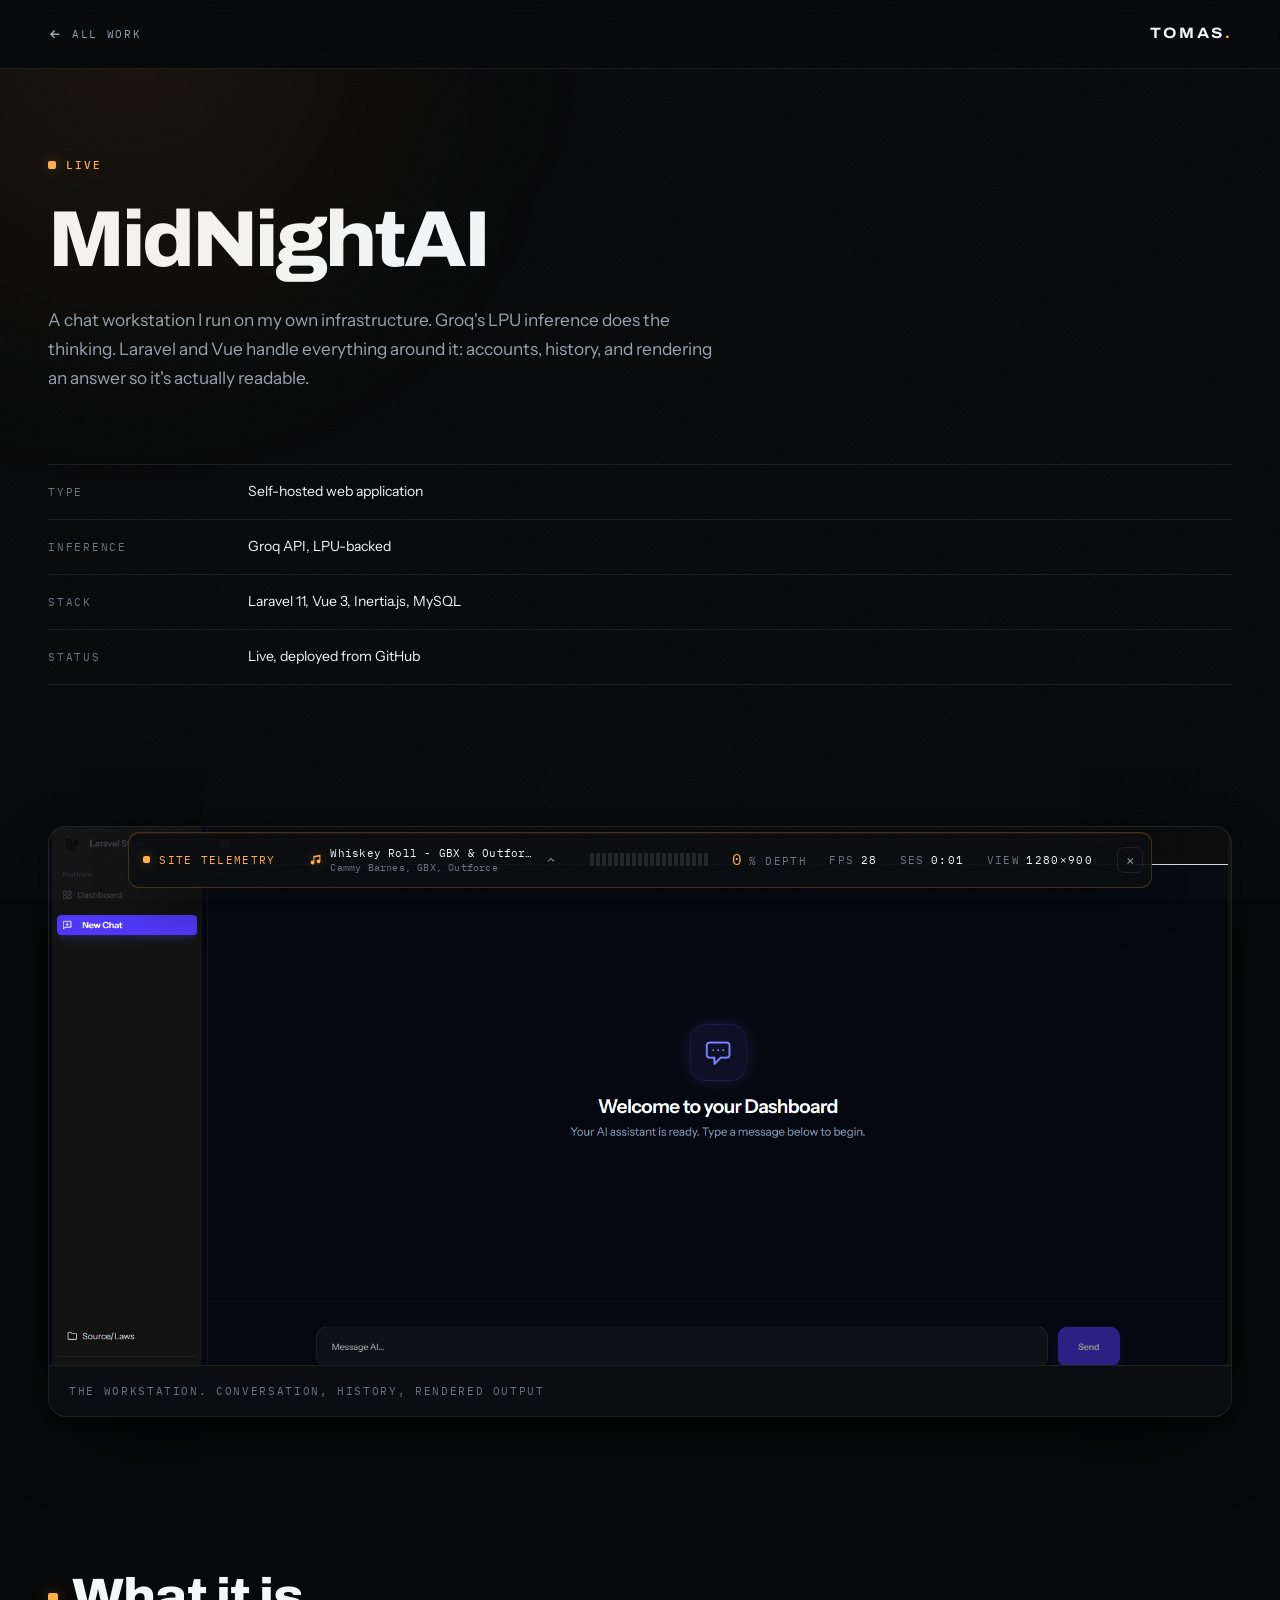
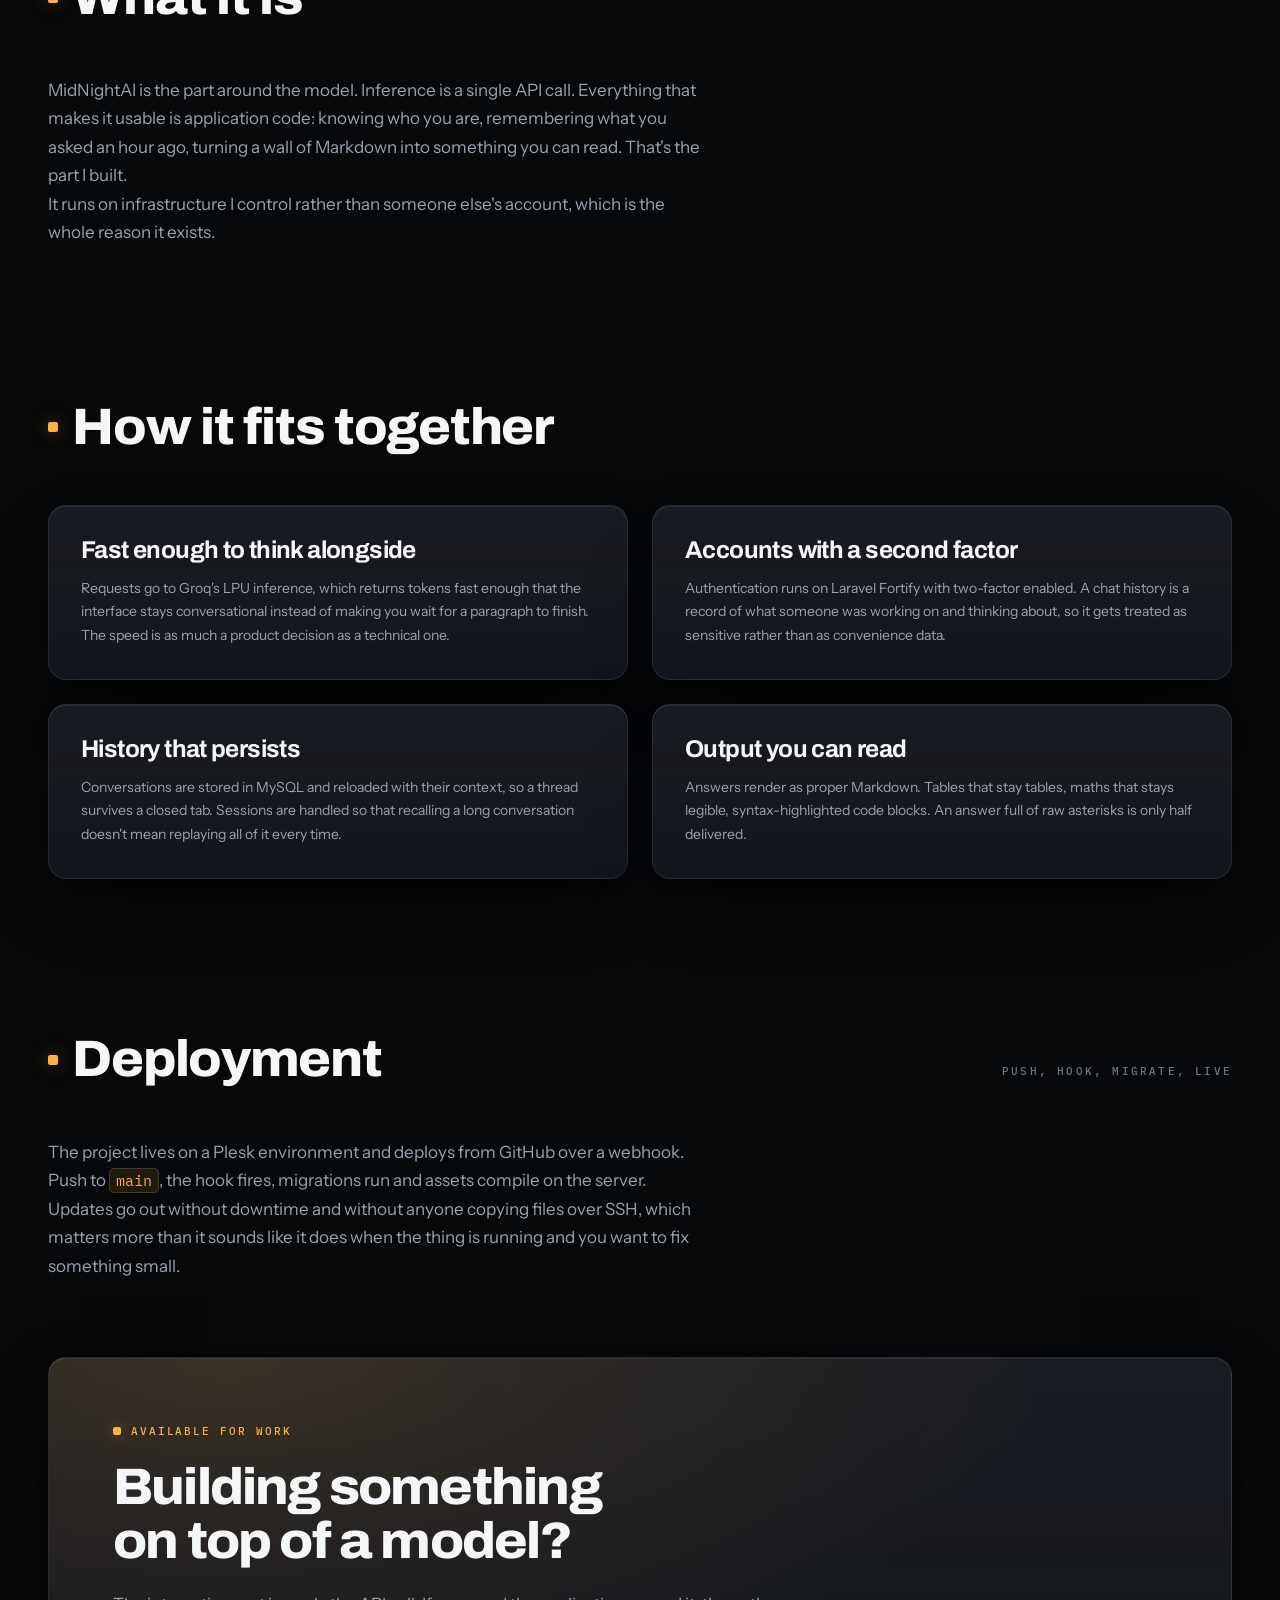
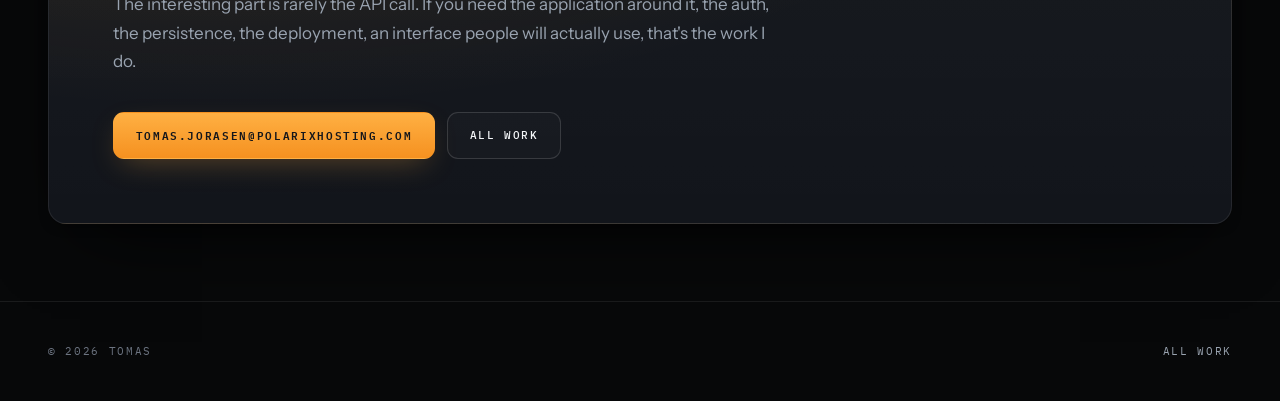
<file: midnight.html>
<!DOCTYPE html>
<html lang="en">
<head>
<meta charset="UTF-8">
<meta name="viewport" content="width=device-width, initial-scale=1.0">
<script>document.documentElement.className+=' js';</script>

<title>MidNightAI — a self-hosted AI workstation | Tomas</title>
<meta name="description" content="A Laravel 11 and Vue 3 chat workstation running on my own infrastructure, wired to Groq LPU inference with two-factor authentication and MySQL-backed history.">
<link rel="canonical" href="https://miseltwister.github.io/midnight.html">
<meta name="theme-color" content="#070809">
<link rel="icon" href="data:image/svg+xml,%3Csvg xmlns='http://www.w3.org/2000/svg' viewBox='0 0 32 32'%3E%3Crect width='32' height='32' rx='6' fill='%23070809'/%3E%3Crect x='11' y='11' width='10' height='10' rx='2' fill='%23ffb043'/%3E%3C/svg%3E">

<meta property="og:type" content="article">
<meta property="og:url" content="https://miseltwister.github.io/midnight.html">
<meta property="og:title" content="MidNightAI — a self-hosted AI workstation">
<meta property="og:description" content="A Laravel 11 and Vue 3 chat workstation wired to Groq LPU inference, with two-factor authentication and MySQL-backed history.">
<meta property="og:image" content="https://miseltwister.github.io/images/Midnight-ai.png">
<meta name="twitter:card" content="summary_large_image">
<meta name="twitter:image" content="https://miseltwister.github.io/images/Midnight-ai.png">

<link rel="preconnect" href="https://fonts.googleapis.com">
<link rel="preconnect" href="https://fonts.gstatic.com" crossorigin>
<link rel="stylesheet" href="https://fonts.googleapis.com/css2?family=Archivo:wdth,wght@100..125,400..800&family=IBM+Plex+Mono:wght@400;500&family=Instrument+Sans:wght@400;500;600&display=swap">
<link rel="stylesheet" href="styles.css">
</head>
<body>

<a class="skip-link" href="#main">Skip to content</a>

<nav class="site-nav" aria-label="Main">
  <div class="wrap site-nav__inner">
    <a class="back-link" href="index.html">
      <svg viewBox="0 0 24 24" fill="none" stroke="currentColor" stroke-width="2.5" aria-hidden="true"><path d="M19 12H5M11 6l-6 6 6 6"/></svg>
      All work
    </a>
    <a class="wordmark" href="index.html">Tomas<span>.</span></a>
  </div>
</nav>

<header class="wrap case-hero">
  <div class="glow case-hero__glow"></div>
  <span class="status">Live</span>
  <h1>MidNightAI</h1>
  <p class="case-hero__lede">
    A chat workstation I run on my own infrastructure. Groq's LPU inference does
    the thinking. Laravel and Vue handle everything around it: accounts, history,
    and rendering an answer so it's actually readable.
  </p>

  <dl class="facts">
    <div class="facts__row">
      <dt class="facts__key">Type</dt>
      <dd class="facts__val">Self-hosted web application</dd>
    </div>
    <div class="facts__row">
      <dt class="facts__key">Inference</dt>
      <dd class="facts__val">Groq API, LPU-backed</dd>
    </div>
    <div class="facts__row">
      <dt class="facts__key">Stack</dt>
      <dd class="facts__val">Laravel 11, Vue 3, Inertia.js, MySQL</dd>
    </div>
    <div class="facts__row">
      <dt class="facts__key">Status</dt>
      <dd class="facts__val">Live, deployed from GitHub</dd>
    </div>
  </dl>
</header>

<main id="main">

  <section class="wrap section">
    <figure class="shot" data-reveal>
      <img src="images/Midnight-ai.png" width="1883" height="856" loading="lazy" decoding="async" alt="The MidNightAI interface: a conversation thread with a rendered answer and a message composer.">
      <figcaption>The workstation. Conversation, history, rendered output</figcaption>
    </figure>
  </section>

  <section class="wrap section">
    <div class="section__head">
      <div class="section__title"><h2>What it is</h2></div>
    </div>
    <div class="prose">
      <p>
        MidNightAI is the part around the model. Inference is a single API call.
        Everything that makes it usable is application code: knowing who you are,
        remembering what you asked an hour ago, turning a wall of Markdown into
        something you can read. That's the part I built.
      </p>
      <p class="prose">
        It runs on infrastructure I control rather than someone else's account,
        which is the whole reason it exists.
      </p>
    </div>
  </section>

  <section class="wrap section">
    <div class="section__head">
      <div class="section__title"><h2>How it fits together</h2></div>
    </div>

    <div class="cards cards--2">
      <div class="card" data-reveal>
        <h3>Fast enough to think alongside</h3>
        <p>
          Requests go to Groq's LPU inference, which returns tokens fast enough
          that the interface stays conversational instead of making you wait for
          a paragraph to finish. The speed is as much a product decision as a
          technical one.
        </p>
      </div>
      <div class="card" data-reveal>
        <h3>Accounts with a second factor</h3>
        <p>
          Authentication runs on Laravel Fortify with two-factor enabled. A chat
          history is a record of what someone was working on and thinking about,
          so it gets treated as sensitive rather than as convenience data.
        </p>
      </div>
      <div class="card" data-reveal>
        <h3>History that persists</h3>
        <p>
          Conversations are stored in MySQL and reloaded with their context, so a
          thread survives a closed tab. Sessions are handled so that recalling a
          long conversation doesn't mean replaying all of it every time.
        </p>
      </div>
      <div class="card" data-reveal>
        <h3>Output you can read</h3>
        <p>
          Answers render as proper Markdown. Tables that stay tables, maths that
          stays legible, syntax-highlighted code blocks. An answer full of raw
          asterisks is only half delivered.
        </p>
      </div>
    </div>
  </section>

  <section class="wrap section">
    <div class="section__head">
      <div class="section__title"><h2>Deployment</h2></div>
      <p class="eyebrow">Push, hook, migrate, live</p>
    </div>
    <div class="prose">
      <p>
        The project lives on a Plesk environment and deploys from GitHub over a
        webhook. Push to <code>main</code>, the hook fires, migrations run and
        assets compile on the server. Updates go out without downtime and without
        anyone copying files over SSH, which matters more than it sounds like it
        does when the thing is running and you want to fix something small.
      </p>
    </div>
  </section>

  <section class="wrap">
    <div class="contact" data-reveal>
      <p class="eyebrow"><span class="status">Available for work</span></p>
      <h2>Building something on top of a model?</h2>
      <p class="prose">
      The interesting part is rarely the API call. If you need the application
      around it, the auth, the persistence, the deployment, an interface people
      will actually use, that's the work I do.
    </p>
      <div class="contact__actions">
        <a class="btn btn--primary" href="mailto:tomas.jorasen@polarixhosting.com">tomas.jorasen@polarixhosting.com</a>
        <a class="btn btn--ghost" href="index.html">All work</a>
      </div>
    </div>
  </section>

</main>

<footer class="site-footer">
  <div class="wrap site-footer__inner">
    <span>&copy; 2026 Tomas</span>
    <a href="index.html">All work</a>
  </div>
</footer>

<aside class="hud" id="siteHud" hidden>
  <div class="hud__player" id="hudPlayer" data-hud="player" hidden></div>
  <div class="hud__inner">
    <span class="hud__brand"><span class="hud__lamp"></span><span>Site telemetry</span></span>
    <button class="hud__now" data-hud="now" type="button" aria-expanded="false" aria-controls="hudPlayer" hidden>
      <svg class="hud__note" viewBox="0 0 24 24" fill="currentColor" aria-hidden="true"><path d="M21 3v12.5a3.5 3.5 0 1 1-2-3.16V6.6L10 8.4v9.1a3.5 3.5 0 1 1-2-3.16V5.6L21 3z"/></svg>
      <span class="hud__track">
        <span class="hud__title" data-hud="now-title"></span>
        <span class="hud__by" data-hud="now-artist"></span>
      </span>
      <svg class="hud__chevron" viewBox="0 0 24 24" fill="none" stroke="currentColor" stroke-width="2.5" aria-hidden="true"><path d="M18 15l-6-6-6 6"/></svg>
    </button>
    <div class="hud__bar" data-hud="bar" aria-hidden="true"></div>
    <div class="hud__readouts" aria-hidden="true">
      <div class="hud__cell hud__cell--primary"><span class="hud__val" data-hud="scroll">0</span><span class="hud__unit">% depth</span></div>
      <div class="hud__cell"><span class="hud__key">FPS</span><span class="hud__val" data-hud="fps">--</span></div>
      <div class="hud__cell hud__cell--session"><span class="hud__key">SES</span><span class="hud__val" data-hud="session">0:00</span></div>
      <div class="hud__cell hud__cell--viewport"><span class="hud__key">VIEW</span><span class="hud__val" data-hud="viewport">--</span></div>
    </div>
    <button class="hud__close" type="button" data-hud-close aria-label="Hide the telemetry readout">&times;</button>
  </div>
</aside>

<script src="motion.js" defer onerror="document.documentElement.classList.remove('js')"></script>

</body>
</html>
</file>
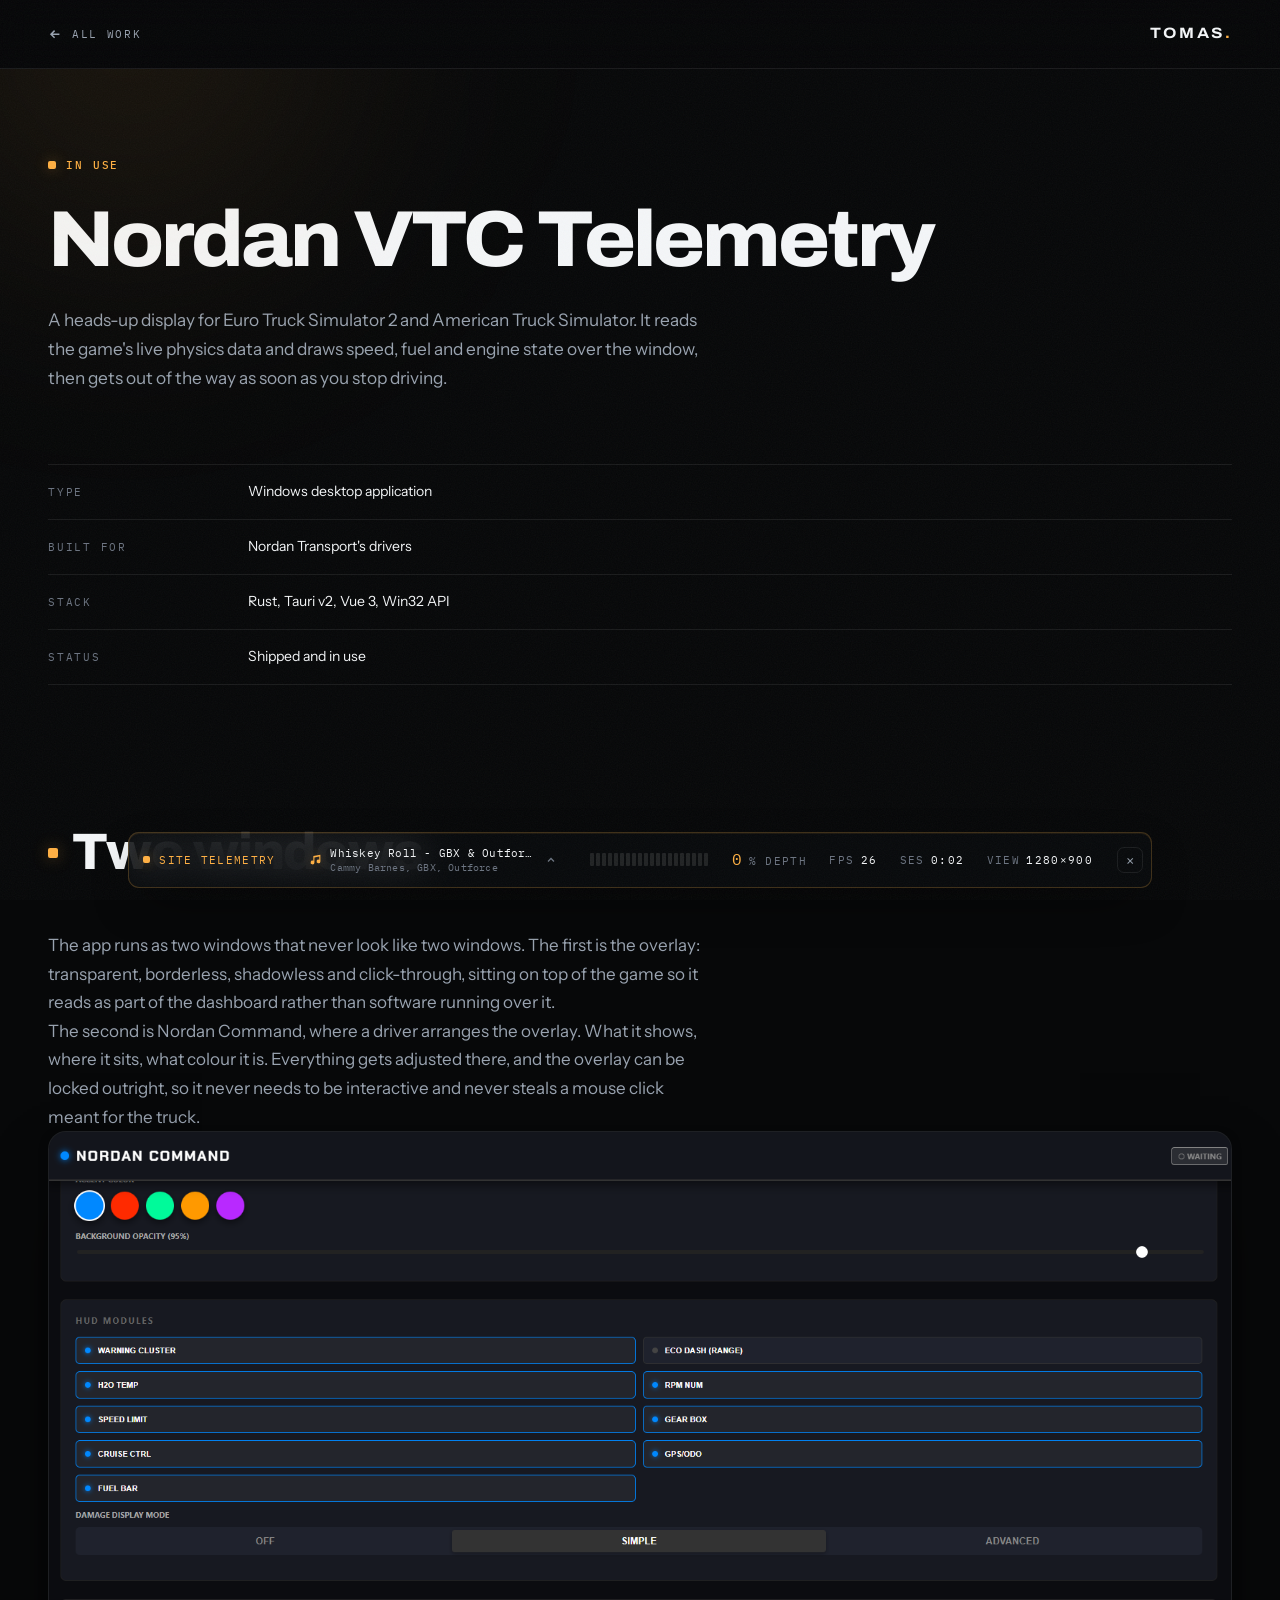
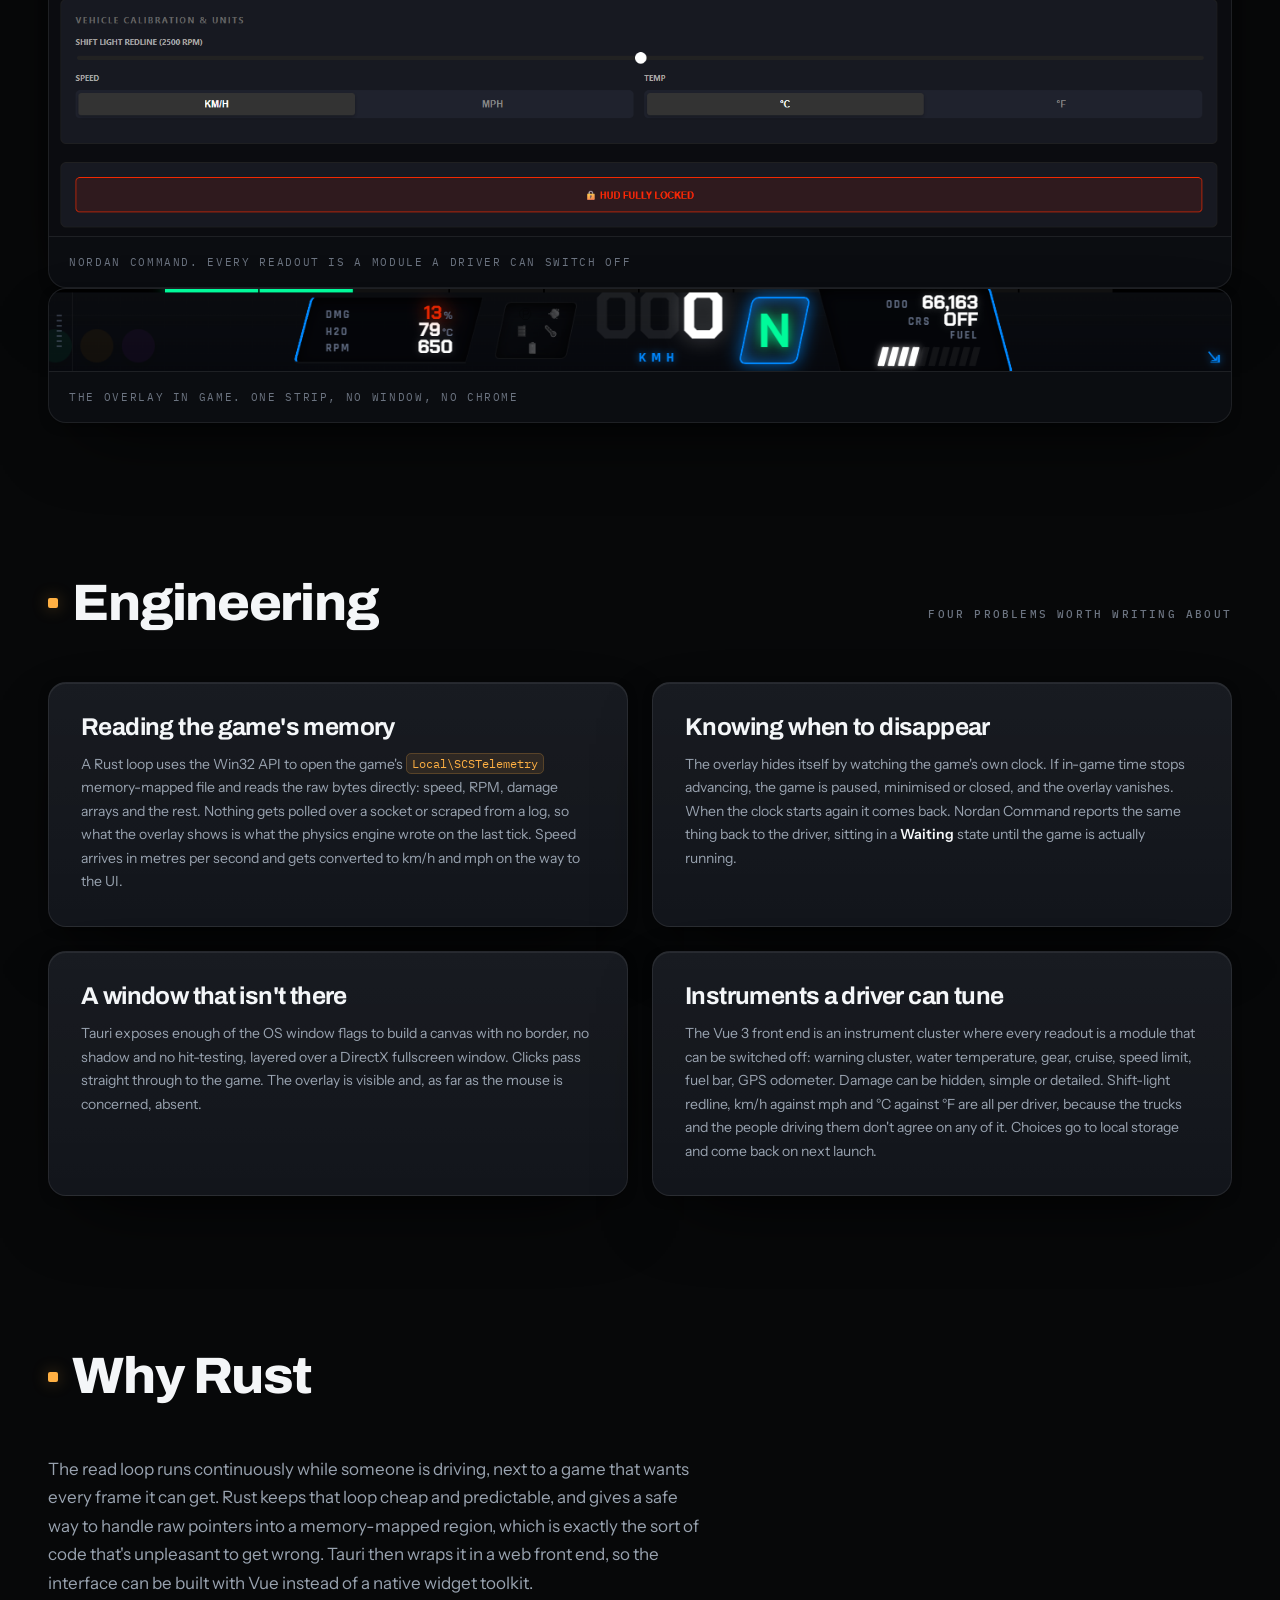
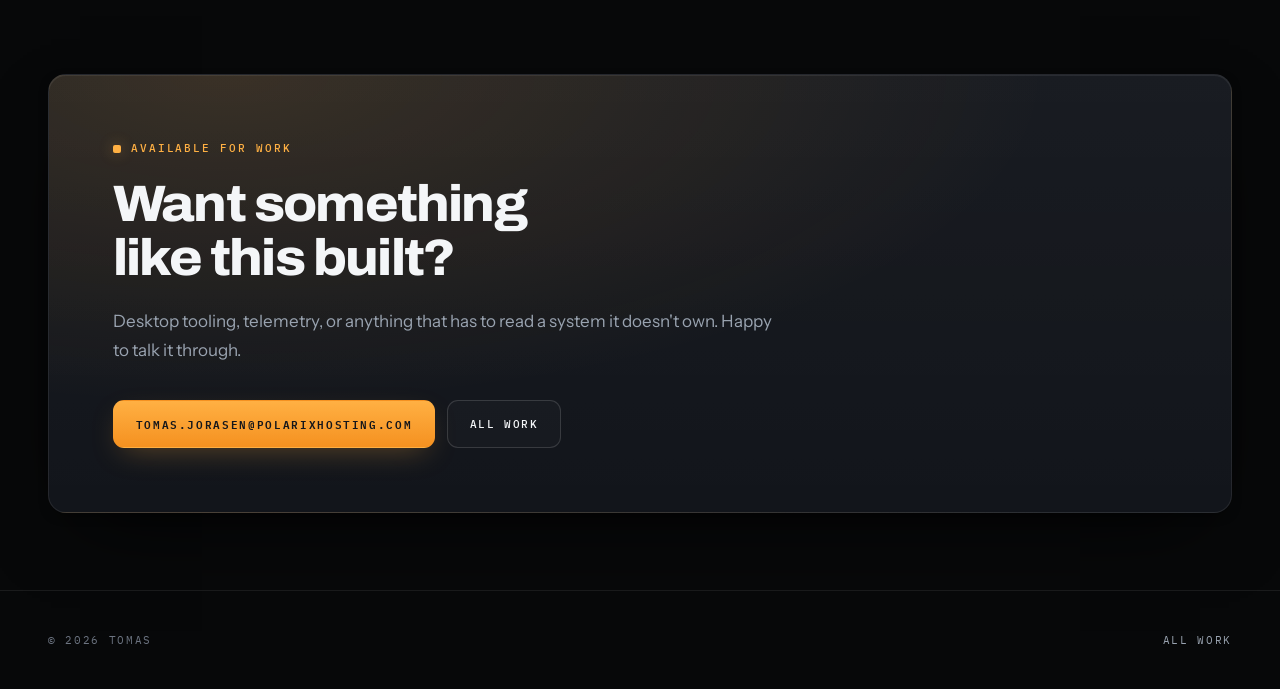
<file: nordanoverlay.html>
<!DOCTYPE html>
<html lang="en">
<head>
<meta charset="UTF-8">
<meta name="viewport" content="width=device-width, initial-scale=1.0">
<script>document.documentElement.className+=' js';</script>

<title>Nordan VTC Telemetry — a Rust HUD for ETS2 | Tomas</title>
<meta name="description" content="A Rust and Tauri heads-up display that reads Euro Truck Simulator 2's shared-memory telemetry and draws it over the game window.">
<link rel="canonical" href="https://miseltwister.github.io/nordanoverlay.html">
<meta name="theme-color" content="#070809">
<link rel="icon" href="data:image/svg+xml,%3Csvg xmlns='http://www.w3.org/2000/svg' viewBox='0 0 32 32'%3E%3Crect width='32' height='32' rx='6' fill='%23070809'/%3E%3Crect x='11' y='11' width='10' height='10' rx='2' fill='%23ffb043'/%3E%3C/svg%3E">

<meta property="og:type" content="article">
<meta property="og:url" content="https://miseltwister.github.io/nordanoverlay.html">
<meta property="og:title" content="Nordan VTC Telemetry — a Rust HUD for ETS2">
<meta property="og:description" content="A Rust and Tauri heads-up display that reads Euro Truck Simulator 2's shared-memory telemetry and draws it over the game window.">
<meta property="og:image" content="https://miseltwister.github.io/images/commandcenter.png">
<meta name="twitter:card" content="summary_large_image">
<meta name="twitter:image" content="https://miseltwister.github.io/images/commandcenter.png">

<link rel="preconnect" href="https://fonts.googleapis.com">
<link rel="preconnect" href="https://fonts.gstatic.com" crossorigin>
<link rel="stylesheet" href="https://fonts.googleapis.com/css2?family=Archivo:wdth,wght@100..125,400..800&family=IBM+Plex+Mono:wght@400;500&family=Instrument+Sans:wght@400;500;600&display=swap">
<link rel="stylesheet" href="styles.css">
</head>
<body>

<a class="skip-link" href="#main">Skip to content</a>

<nav class="site-nav" aria-label="Main">
  <div class="wrap site-nav__inner">
    <a class="back-link" href="index.html">
      <svg viewBox="0 0 24 24" fill="none" stroke="currentColor" stroke-width="2.5" aria-hidden="true"><path d="M19 12H5M11 6l-6 6 6 6"/></svg>
      All work
    </a>
    <a class="wordmark" href="index.html">Tomas<span>.</span></a>
  </div>
</nav>

<header class="wrap case-hero">
  <div class="glow case-hero__glow"></div>
  <span class="status">In use</span>
  <h1>Nordan VTC Telemetry</h1>
  <p class="case-hero__lede">
    A heads-up display for Euro Truck Simulator 2 and American Truck Simulator.
    It reads the game's live physics data and draws speed, fuel and engine state
    over the window, then gets out of the way as soon as you stop driving.
  </p>

  <dl class="facts">
    <div class="facts__row">
      <dt class="facts__key">Type</dt>
      <dd class="facts__val">Windows desktop application</dd>
    </div>
    <div class="facts__row">
      <dt class="facts__key">Built for</dt>
      <dd class="facts__val">Nordan Transport's drivers</dd>
    </div>
    <div class="facts__row">
      <dt class="facts__key">Stack</dt>
      <dd class="facts__val">Rust, Tauri v2, Vue 3, Win32 API</dd>
    </div>
    <div class="facts__row">
      <dt class="facts__key">Status</dt>
      <dd class="facts__val">Shipped and in use</dd>
    </div>
  </dl>
</header>

<main id="main">

  <section class="wrap section">
    <div class="section__head">
      <div class="section__title"><h2>Two windows</h2></div>
    </div>

    <div class="prose">
      <p>
        The app runs as two windows that never look like two windows. The first
        is the overlay: transparent, borderless, shadowless and click-through,
        sitting on top of the game so it reads as part of the dashboard rather
        than software running over it.
      </p>
      <p class="prose">
        The second is Nordan Command, where a driver arranges the overlay. What
        it shows, where it sits, what colour it is. Everything gets adjusted
        there, and the overlay can be locked outright, so it never needs to be
        interactive and never steals a mouse click meant for the truck.
      </p>
    </div>

    <figure class="shot" data-reveal>
      <img src="images/commandcenter.png" width="1646" height="980" loading="lazy" decoding="async" alt="The Nordan Command window: accent colour swatches, an opacity slider, on/off toggles for each HUD module, damage display modes, and controls for shift-light redline, speed units and temperature units.">
      <figcaption>Nordan Command. Every readout is a module a driver can switch off</figcaption>
    </figure>

    <figure class="shot" data-reveal>
      <img src="images/overlay.png" width="1397" height="96" loading="lazy" decoding="async" alt="The in-game overlay: a single thin strip showing damage percentage, water temperature, RPM, a large speed readout in km/h, the current gear, odometer, cruise control state and a segmented fuel bar.">
      <figcaption>The overlay in game. One strip, no window, no chrome</figcaption>
    </figure>
  </section>

  <section class="wrap section">
    <div class="section__head">
      <div class="section__title"><h2>Engineering</h2></div>
      <p class="eyebrow">Four problems worth writing about</p>
    </div>

    <div class="cards cards--2">
      <div class="card" data-reveal>
        <h3>Reading the game's memory</h3>
        <p>
          A Rust loop uses the Win32 API to open the game's
          <code>Local\SCSTelemetry</code> memory-mapped file and reads the raw
          bytes directly: speed, RPM, damage arrays and the rest. Nothing gets
          polled over a socket or scraped from a log, so what the overlay shows
          is what the physics engine wrote on the last tick. Speed arrives in
          metres per second and gets converted to km/h and mph on the way to the
          UI.
        </p>
      </div>
      <div class="card" data-reveal>
        <h3>Knowing when to disappear</h3>
        <p>
          The overlay hides itself by watching the game's own clock. If in-game
          time stops advancing, the game is paused, minimised or closed, and the
          overlay vanishes. When the clock starts again it comes back. Nordan
          Command reports the same thing back to the driver, sitting in a
          <strong>Waiting</strong> state until the game is actually running.
        </p>
      </div>
      <div class="card" data-reveal>
        <h3>A window that isn't there</h3>
        <p>
          Tauri exposes enough of the OS window flags to build a canvas with no
          border, no shadow and no hit-testing, layered over a DirectX fullscreen
          window. Clicks pass straight through to the game. The overlay is
          visible and, as far as the mouse is concerned, absent.
        </p>
      </div>
      <div class="card" data-reveal>
        <h3>Instruments a driver can tune</h3>
        <p>
          The Vue 3 front end is an instrument cluster where every readout is a
          module that can be switched off: warning cluster, water temperature,
          gear, cruise, speed limit, fuel bar, GPS odometer. Damage can be
          hidden, simple or detailed. Shift-light redline, km/h against mph and
          &deg;C against &deg;F are all per driver, because the trucks and the
          people driving them don't agree on any of it. Choices go to local
          storage and come back on next launch.
        </p>
      </div>
    </div>
  </section>

  <section class="wrap section">
    <div class="section__head">
      <div class="section__title"><h2>Why Rust</h2></div>
    </div>
    <div class="prose">
      <p>
        The read loop runs continuously while someone is driving, next to a game
        that wants every frame it can get. Rust keeps that loop cheap and
        predictable, and gives a safe way to handle raw pointers into a
        memory-mapped region, which is exactly the sort of code that's unpleasant
        to get wrong. Tauri then wraps it in a web front end, so the interface
        can be built with Vue instead of a native widget toolkit.
      </p>
    </div>
  </section>

  <section class="wrap">
    <div class="contact" data-reveal>
      <p class="eyebrow"><span class="status">Available for work</span></p>
      <h2>Want something like this built?</h2>
      <p class="prose">
      Desktop tooling, telemetry, or anything that has to read a system it
      doesn't own. Happy to talk it through.
    </p>
      <div class="contact__actions">
        <a class="btn btn--primary" href="mailto:tomas.jorasen@polarixhosting.com">tomas.jorasen@polarixhosting.com</a>
        <a class="btn btn--ghost" href="index.html">All work</a>
      </div>
    </div>
  </section>

</main>

<footer class="site-footer">
  <div class="wrap site-footer__inner">
    <span>&copy; 2026 Tomas</span>
    <a href="index.html">All work</a>
  </div>
</footer>

<aside class="hud" id="siteHud" hidden>
  <div class="hud__player" id="hudPlayer" data-hud="player" hidden></div>
  <div class="hud__inner">
    <span class="hud__brand"><span class="hud__lamp"></span><span>Site telemetry</span></span>
    <button class="hud__now" data-hud="now" type="button" aria-expanded="false" aria-controls="hudPlayer" hidden>
      <svg class="hud__note" viewBox="0 0 24 24" fill="currentColor" aria-hidden="true"><path d="M21 3v12.5a3.5 3.5 0 1 1-2-3.16V6.6L10 8.4v9.1a3.5 3.5 0 1 1-2-3.16V5.6L21 3z"/></svg>
      <span class="hud__track">
        <span class="hud__title" data-hud="now-title"></span>
        <span class="hud__by" data-hud="now-artist"></span>
      </span>
      <svg class="hud__chevron" viewBox="0 0 24 24" fill="none" stroke="currentColor" stroke-width="2.5" aria-hidden="true"><path d="M18 15l-6-6-6 6"/></svg>
    </button>
    <div class="hud__bar" data-hud="bar" aria-hidden="true"></div>
    <div class="hud__readouts" aria-hidden="true">
      <div class="hud__cell hud__cell--primary"><span class="hud__val" data-hud="scroll">0</span><span class="hud__unit">% depth</span></div>
      <div class="hud__cell"><span class="hud__key">FPS</span><span class="hud__val" data-hud="fps">--</span></div>
      <div class="hud__cell hud__cell--session"><span class="hud__key">SES</span><span class="hud__val" data-hud="session">0:00</span></div>
      <div class="hud__cell hud__cell--viewport"><span class="hud__key">VIEW</span><span class="hud__val" data-hud="viewport">--</span></div>
    </div>
    <button class="hud__close" type="button" data-hud-close aria-label="Hide the telemetry readout">&times;</button>
  </div>
</aside>

<script src="motion.js" defer onerror="document.documentElement.classList.remove('js')"></script>

</body>
</html>
</file>
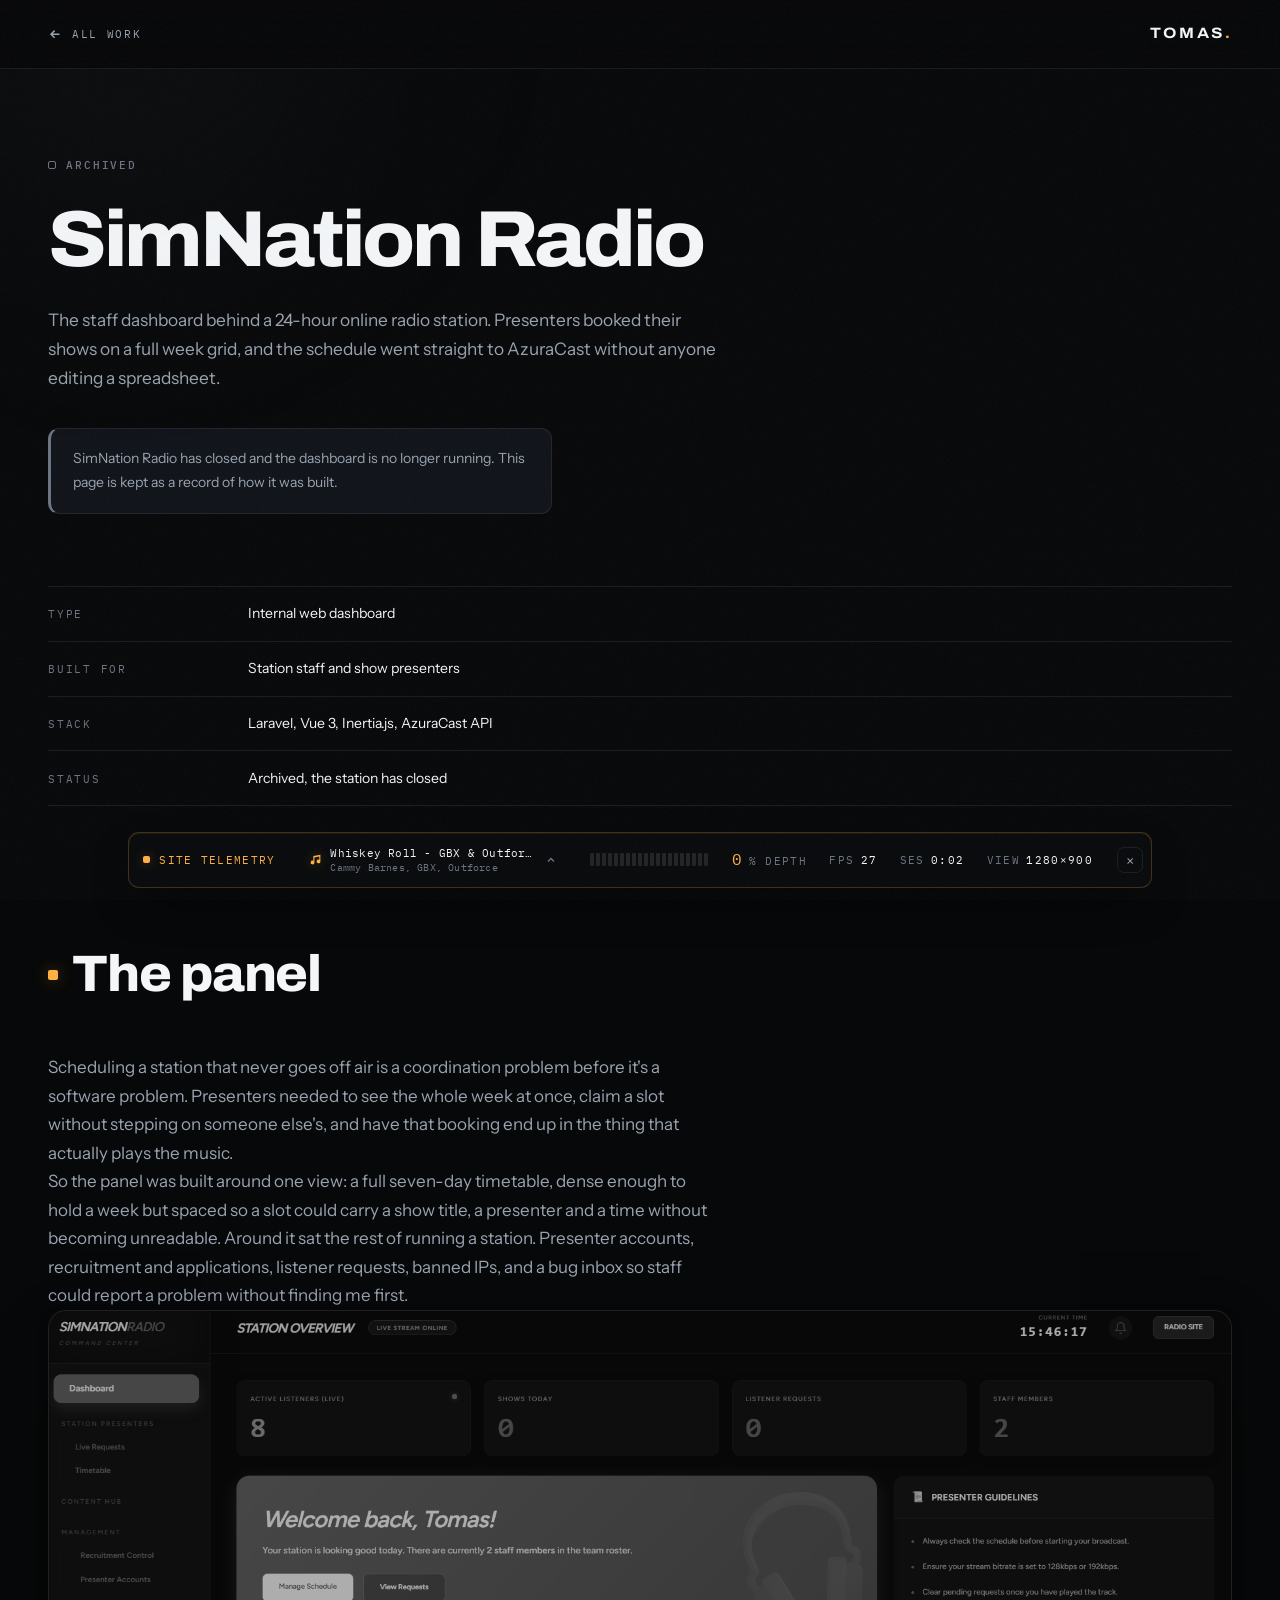
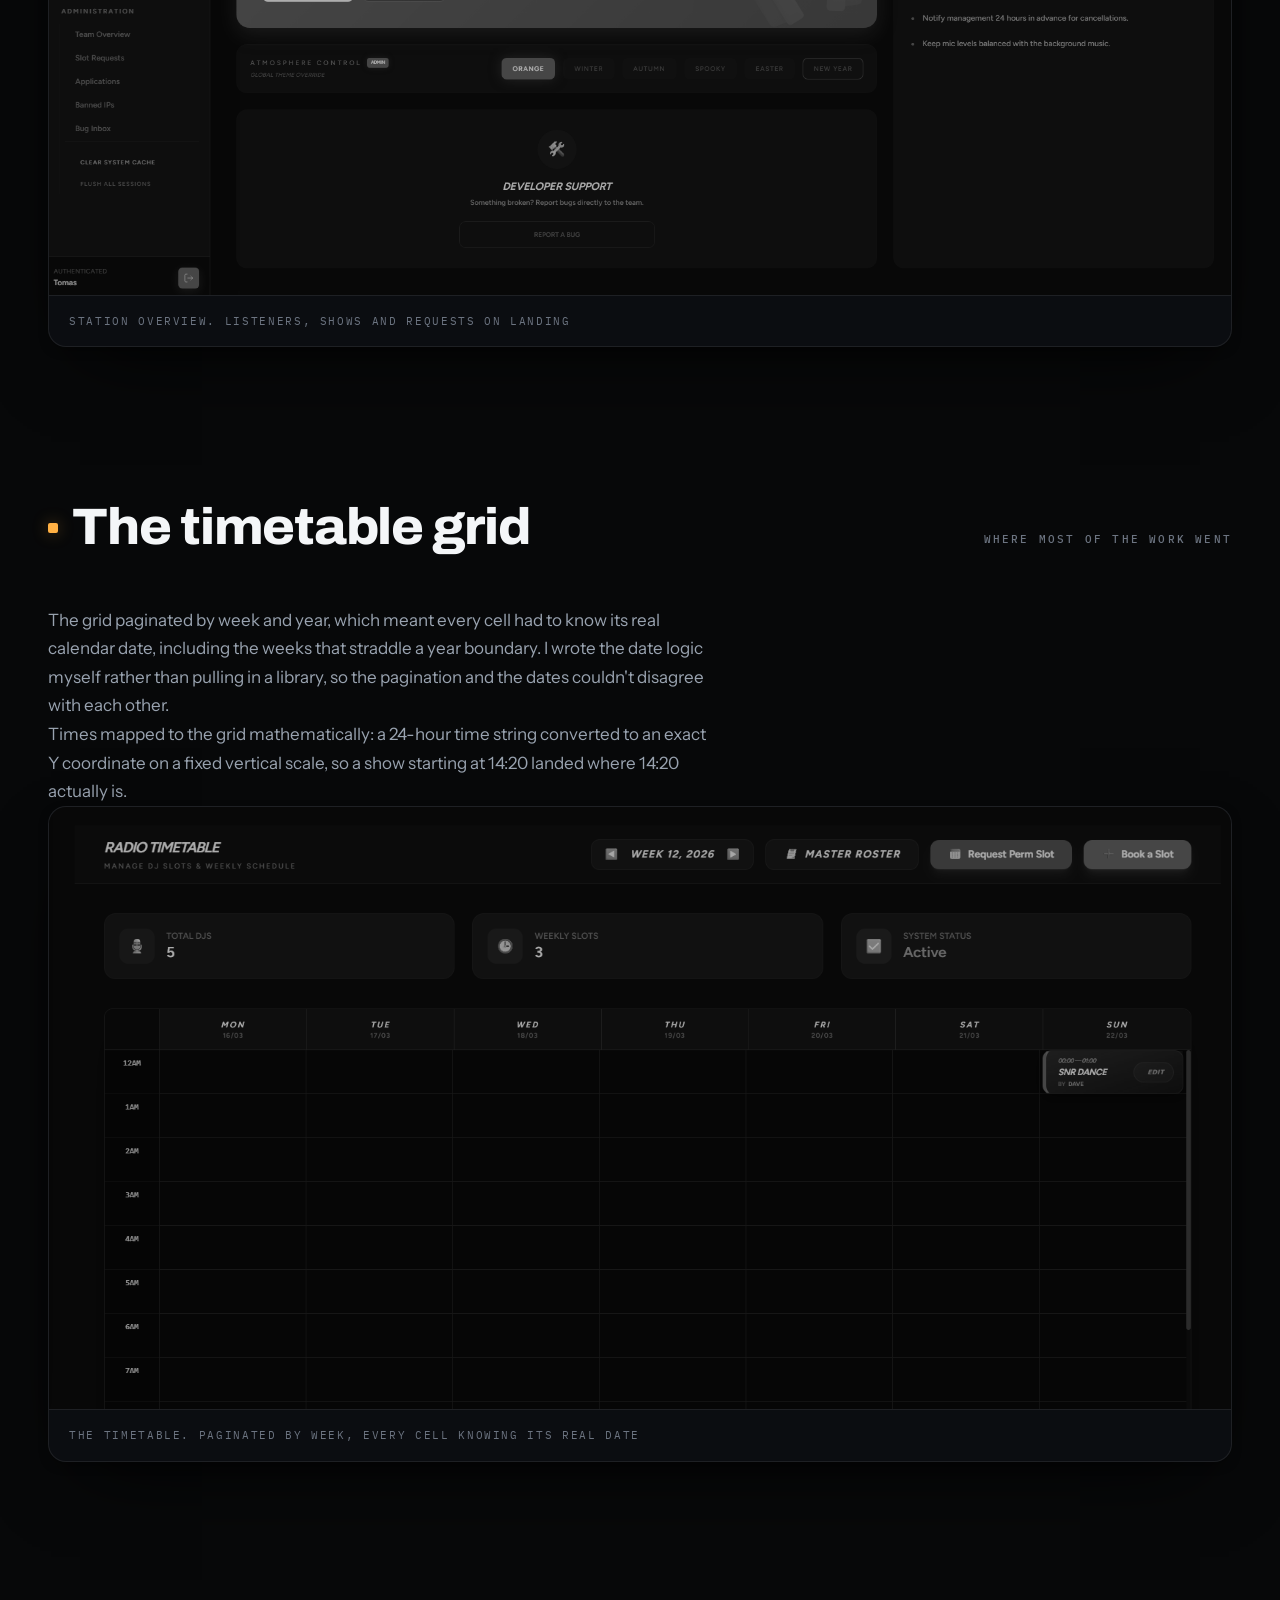
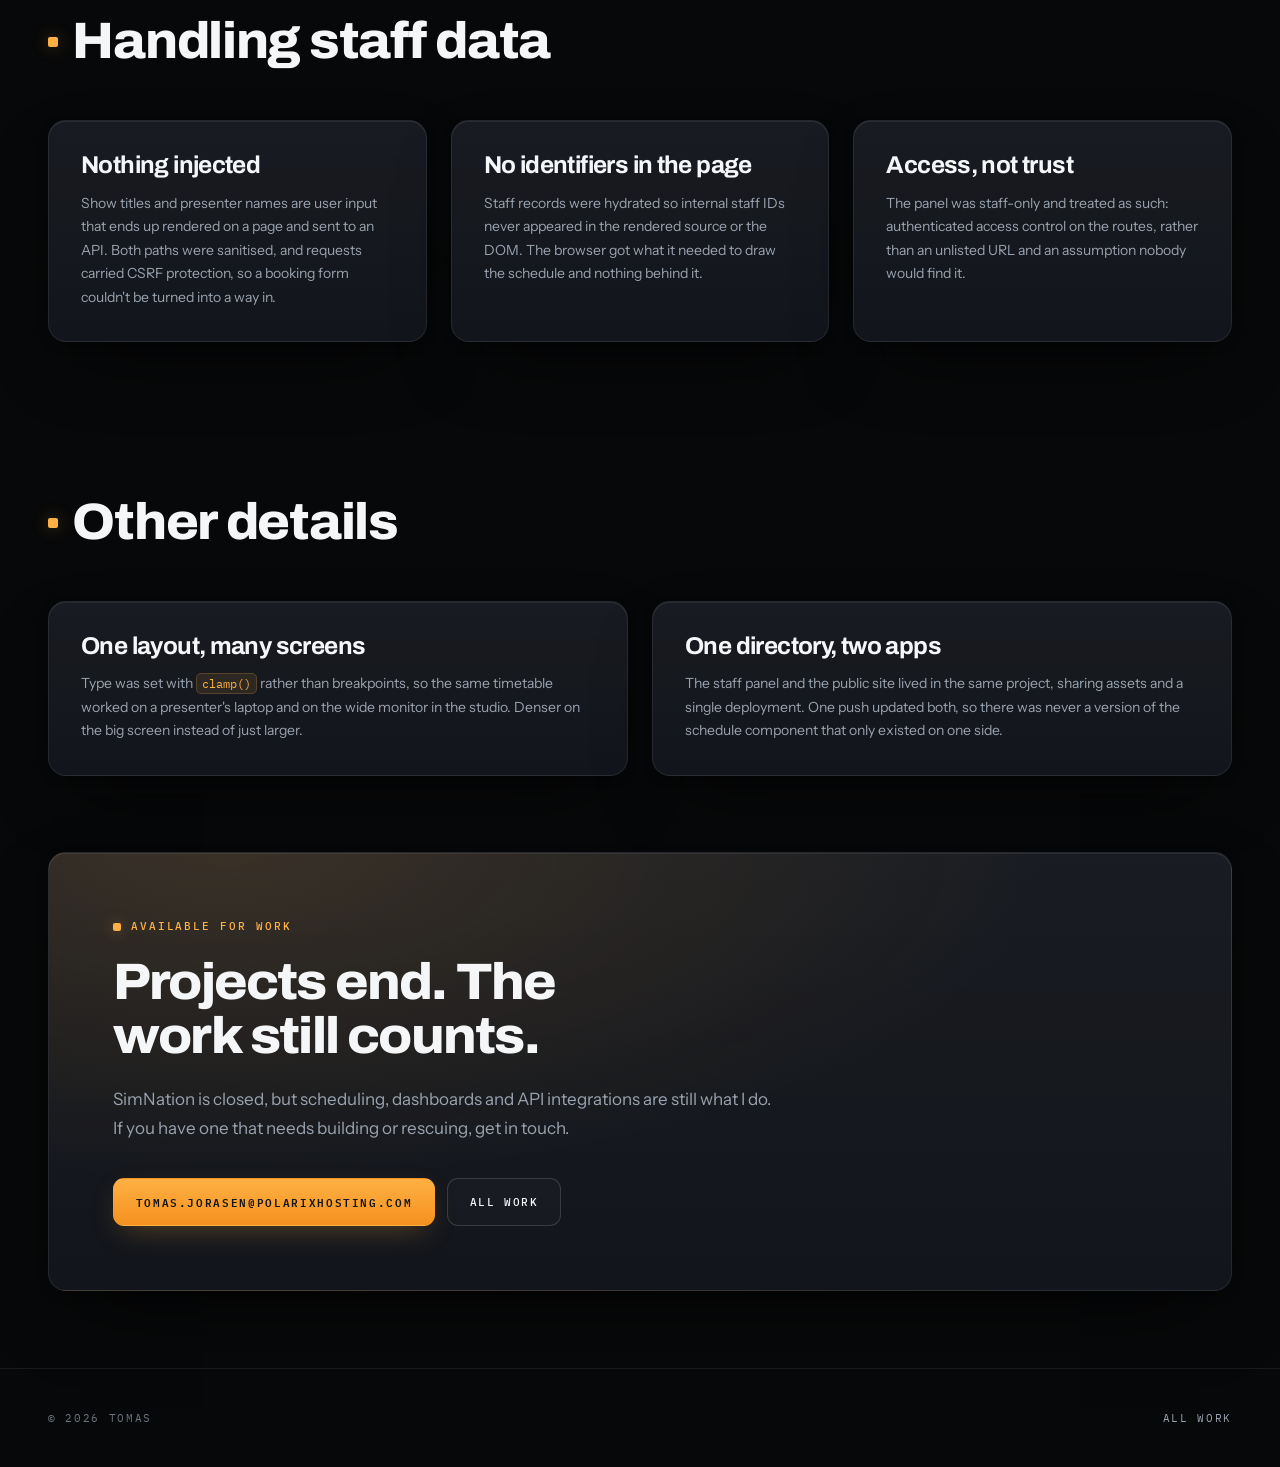
<file: simnation.html>
<!DOCTYPE html>
<html lang="en">
<head>
<meta charset="UTF-8">
<meta name="viewport" content="width=device-width, initial-scale=1.0">
<script>document.documentElement.className+=' js';</script>

<title>SimNation Radio — broadcast scheduling dashboard | Tomas</title>
<meta name="description" content="An archived project: the staff dashboard that ran scheduling for SimNation Radio, built on Laravel and Vue with a hand-written date engine over AzuraCast.">
<link rel="canonical" href="https://miseltwister.github.io/simnation.html">
<meta name="theme-color" content="#070809">
<link rel="icon" href="data:image/svg+xml,%3Csvg xmlns='http://www.w3.org/2000/svg' viewBox='0 0 32 32'%3E%3Crect width='32' height='32' rx='6' fill='%23070809'/%3E%3Crect x='11' y='11' width='10' height='10' rx='2' fill='%23ffb043'/%3E%3C/svg%3E">

<meta property="og:type" content="article">
<meta property="og:url" content="https://miseltwister.github.io/simnation.html">
<meta property="og:title" content="SimNation Radio — broadcast scheduling dashboard">
<meta property="og:description" content="An archived project: the staff dashboard that ran scheduling for SimNation Radio, built on Laravel and Vue over AzuraCast.">
<meta property="og:image" content="https://miseltwister.github.io/images/staffdashboard.png">
<meta name="twitter:card" content="summary_large_image">
<meta name="twitter:image" content="https://miseltwister.github.io/images/staffdashboard.png">

<link rel="preconnect" href="https://fonts.googleapis.com">
<link rel="preconnect" href="https://fonts.gstatic.com" crossorigin>
<link rel="stylesheet" href="https://fonts.googleapis.com/css2?family=Archivo:wdth,wght@100..125,400..800&family=IBM+Plex+Mono:wght@400;500&family=Instrument+Sans:wght@400;500;600&display=swap">
<link rel="stylesheet" href="styles.css">
</head>
<body>

<a class="skip-link" href="#main">Skip to content</a>

<nav class="site-nav" aria-label="Main">
  <div class="wrap site-nav__inner">
    <a class="back-link" href="index.html">
      <svg viewBox="0 0 24 24" fill="none" stroke="currentColor" stroke-width="2.5" aria-hidden="true"><path d="M19 12H5M11 6l-6 6 6 6"/></svg>
      All work
    </a>
    <a class="wordmark" href="index.html">Tomas<span>.</span></a>
  </div>
</nav>

<header class="wrap case-hero">
  <div class="glow case-hero__glow case-hero__glow--off"></div>
  <span class="status status--off">Archived</span>
  <h1>SimNation Radio</h1>
  <p class="case-hero__lede">
    The staff dashboard behind a 24-hour online radio station. Presenters booked
    their shows on a full week grid, and the schedule went straight to AzuraCast
    without anyone editing a spreadsheet.
  </p>

  <p class="notice">
    SimNation Radio has closed and the dashboard is no longer running. This page
    is kept as a record of how it was built.
  </p>

  <dl class="facts">
    <div class="facts__row">
      <dt class="facts__key">Type</dt>
      <dd class="facts__val">Internal web dashboard</dd>
    </div>
    <div class="facts__row">
      <dt class="facts__key">Built for</dt>
      <dd class="facts__val">Station staff and show presenters</dd>
    </div>
    <div class="facts__row">
      <dt class="facts__key">Stack</dt>
      <dd class="facts__val">Laravel, Vue 3, Inertia.js, AzuraCast API</dd>
    </div>
    <div class="facts__row">
      <dt class="facts__key">Status</dt>
      <dd class="facts__val">Archived, the station has closed</dd>
    </div>
  </dl>
</header>

<main id="main">

  <section class="wrap section">
    <div class="section__head">
      <div class="section__title"><h2>The panel</h2></div>
    </div>

    <div class="prose">
      <p>
        Scheduling a station that never goes off air is a coordination problem
        before it's a software problem. Presenters needed to see the whole week
        at once, claim a slot without stepping on someone else's, and have that
        booking end up in the thing that actually plays the music.
      </p>
      <p class="prose">
        So the panel was built around one view: a full seven-day timetable, dense
        enough to hold a week but spaced so a slot could carry a show title, a
        presenter and a time without becoming unreadable. Around it sat the rest
        of running a station. Presenter accounts, recruitment and applications,
        listener requests, banned IPs, and a bug inbox so staff could report a
        problem without finding me first.
      </p>
    </div>

    <figure class="shot shot--off" data-reveal>
      <img src="images/staffdashboard.png" width="1810" height="894" loading="lazy" decoding="async" alt="The SimNation station overview: live listener count, shows today, listener requests and staff numbers across the top, a welcome panel, presenter guidelines, a station-wide theme selector, and a sidebar linking to the timetable, presenter accounts, recruitment, applications, banned IPs and a bug inbox.">
      <figcaption>Station overview. Listeners, shows and requests on landing</figcaption>
    </figure>
  </section>

  <section class="wrap section">
    <div class="section__head">
      <div class="section__title"><h2>The timetable grid</h2></div>
      <p class="eyebrow">Where most of the work went</p>
    </div>

    <div class="prose">
      <p>
        The grid paginated by week and year, which meant every cell had to know
        its real calendar date, including the weeks that straddle a year
        boundary. I wrote the date logic myself rather than pulling in a
        library, so the pagination and the dates couldn't disagree with each
        other.
      </p>
      <p class="prose">
        Times mapped to the grid mathematically: a 24-hour time string converted
        to an exact Y coordinate on a fixed vertical scale, so a show starting at
        14:20 landed where 14:20 actually is.
      </p>
    </div>

    <figure class="shot shot--off" data-reveal>
      <img src="images/timetable.png" width="1612" height="822" loading="lazy" decoding="async" alt="The radio timetable: a seven-day grid paginated by week and year, with hour rows down the side and a booked show block showing its title, presenter and time range.">
      <figcaption>The timetable. Paginated by week, every cell knowing its real date</figcaption>
    </figure>
  
  </section>

  <section class="wrap section">
    <div class="section__head">
      <div class="section__title"><h2>Handling staff data</h2></div>
    </div>

    <div class="cards cards--3">
      <div class="card" data-reveal>
        <h3>Nothing injected</h3>
        <p>
          Show titles and presenter names are user input that ends up rendered on
          a page and sent to an API. Both paths were sanitised, and requests
          carried CSRF protection, so a booking form couldn't be turned into a
          way in.
        </p>
      </div>
      <div class="card" data-reveal>
        <h3>No identifiers in the page</h3>
        <p>
          Staff records were hydrated so internal staff IDs never appeared in the
          rendered source or the DOM. The browser got what it needed to draw the
          schedule and nothing behind it.
        </p>
      </div>
      <div class="card" data-reveal>
        <h3>Access, not trust</h3>
        <p>
          The panel was staff-only and treated as such: authenticated access
          control on the routes, rather than an unlisted URL and an assumption
          nobody would find it.
        </p>
      </div>
    </div>
  </section>

  <section class="wrap section">
    <div class="section__head">
      <div class="section__title"><h2>Other details</h2></div>
    </div>

    <div class="cards cards--2">
      <div class="card" data-reveal>
        <h3>One layout, many screens</h3>
        <p>
          Type was set with <code>clamp()</code> rather than breakpoints, so the
          same timetable worked on a presenter's laptop and on the wide monitor
          in the studio. Denser on the big screen instead of just larger.
        </p>
      </div>
      <div class="card" data-reveal>
        <h3>One directory, two apps</h3>
        <p>
          The staff panel and the public site lived in the same project, sharing
          assets and a single deployment. One push updated both, so there was
          never a version of the schedule component that only existed on one
          side.
        </p>
      </div>
    </div>
  </section>

  <section class="wrap">
    <div class="contact" data-reveal>
      <p class="eyebrow"><span class="status">Available for work</span></p>
      <h2>Projects end. The work still counts.</h2>
      <p class="prose">
      SimNation is closed, but scheduling, dashboards and API integrations are
      still what I do. If you have one that needs building or rescuing, get in
      touch.
    </p>
      <div class="contact__actions">
        <a class="btn btn--primary" href="mailto:tomas.jorasen@polarixhosting.com">tomas.jorasen@polarixhosting.com</a>
        <a class="btn btn--ghost" href="index.html">All work</a>
      </div>
    </div>
  </section>

</main>

<footer class="site-footer">
  <div class="wrap site-footer__inner">
    <span>&copy; 2026 Tomas</span>
    <a href="index.html">All work</a>
  </div>
</footer>

<aside class="hud" id="siteHud" hidden>
  <div class="hud__player" id="hudPlayer" data-hud="player" hidden></div>
  <div class="hud__inner">
    <span class="hud__brand"><span class="hud__lamp"></span><span>Site telemetry</span></span>
    <button class="hud__now" data-hud="now" type="button" aria-expanded="false" aria-controls="hudPlayer" hidden>
      <svg class="hud__note" viewBox="0 0 24 24" fill="currentColor" aria-hidden="true"><path d="M21 3v12.5a3.5 3.5 0 1 1-2-3.16V6.6L10 8.4v9.1a3.5 3.5 0 1 1-2-3.16V5.6L21 3z"/></svg>
      <span class="hud__track">
        <span class="hud__title" data-hud="now-title"></span>
        <span class="hud__by" data-hud="now-artist"></span>
      </span>
      <svg class="hud__chevron" viewBox="0 0 24 24" fill="none" stroke="currentColor" stroke-width="2.5" aria-hidden="true"><path d="M18 15l-6-6-6 6"/></svg>
    </button>
    <div class="hud__bar" data-hud="bar" aria-hidden="true"></div>
    <div class="hud__readouts" aria-hidden="true">
      <div class="hud__cell hud__cell--primary"><span class="hud__val" data-hud="scroll">0</span><span class="hud__unit">% depth</span></div>
      <div class="hud__cell"><span class="hud__key">FPS</span><span class="hud__val" data-hud="fps">--</span></div>
      <div class="hud__cell hud__cell--session"><span class="hud__key">SES</span><span class="hud__val" data-hud="session">0:00</span></div>
      <div class="hud__cell hud__cell--viewport"><span class="hud__key">VIEW</span><span class="hud__val" data-hud="viewport">--</span></div>
    </div>
    <button class="hud__close" type="button" data-hud-close aria-label="Hide the telemetry readout">&times;</button>
  </div>
</aside>

<script src="motion.js" defer onerror="document.documentElement.classList.remove('js')"></script>

</body>
</html>
</file>
<file: styles.css>
:root {
  --ink:         #070809;
  --ink-2:       #0b0d11;
  --surface:     #101319;
  --surface-2:   #161a22;
  --line:        rgba(255, 255, 255, 0.08);
  --line-2:      rgba(255, 255, 255, 0.14);
  --paper:       #f4f6f8;
  --muted:       #99a3b0;
  --muted-dim:   #6c7481;
  --amber:       #ffb043;
  --amber-2:     #f59120;
  --amber-glow:  rgba(255, 176, 67, 0.35);
  --amber-wash:  rgba(255, 176, 67, 0.10);

  --font-display: 'Archivo', 'Helvetica Neue', Arial, sans-serif;
  --font-body:    'Instrument Sans', 'Segoe UI', system-ui, sans-serif;
  --font-mono:    'IBM Plex Mono', ui-monospace, 'Cascadia Mono', Consolas, monospace;

  --micro: 0.6875rem;
  --small: 0.875rem;
  --base:  1.0625rem;
  --lede:  clamp(1.0625rem, 1.35vw, 1.25rem);
  --h3:    clamp(1.375rem, 1.9vw, 1.75rem);
  --h2:    clamp(2rem, 4vw, 3.25rem);
  --h1:    clamp(2.125rem, 3.6vw, 3.25rem);
  --hero:  clamp(2.625rem, 6.2vw, 5.25rem);

  --gutter: clamp(1.25rem, 4vw, 3rem);
  --radius: 18px;
  --radius-s: 11px;

  --shadow: 0 30px 80px -32px rgba(0, 0, 0, 0.95), 0 4px 14px -6px rgba(0, 0, 0, 0.7);
  --ring: inset 0 1px 0 rgba(255, 255, 255, 0.07);
  --ease: cubic-bezier(0.2, 0.7, 0.2, 1);
}

*, *::before, *::after { box-sizing: border-box; }

html { -webkit-text-size-adjust: 100%; scroll-behavior: smooth; }

body {
  margin: 0;
  background: var(--ink);
  color: var(--muted);
  font-family: var(--font-body);
  font-size: var(--base);
  line-height: 1.68;
  -webkit-font-smoothing: antialiased;
  text-rendering: optimizeLegibility;
  overflow-x: hidden;
}

body::after {
  content: '';
  position: fixed;
  inset: 0;
  z-index: 9999;
  pointer-events: none;
  opacity: 0.04;
  background-image: url("data:image/svg+xml,%3Csvg xmlns='http://www.w3.org/2000/svg'%3E%3Cfilter id='n'%3E%3CfeTurbulence type='fractalNoise' baseFrequency='0.85' numOctaves='4' stitchTiles='stitch'/%3E%3C/filter%3E%3Crect width='100%25' height='100%25' filter='url(%23n)'/%3E%3C/svg%3E");
}

::selection { background: var(--amber); color: #10131a; }

img { max-width: 100%; height: auto; display: block; }

a { color: inherit; }

:focus-visible {
  outline: 2px solid var(--amber);
  outline-offset: 3px;
  border-radius: 4px;
}

.skip-link {
  position: absolute;
  left: var(--gutter);
  top: 0;
  transform: translateY(-140%);
  z-index: 200;
  background: var(--amber);
  color: #10131a;
  padding: 0.65rem 1.1rem;
  border-radius: var(--radius-s);
  font: 600 var(--small)/1 var(--font-body);
  text-decoration: none;
}
.skip-link:focus { transform: translateY(0.75rem); }

h1, h2, h3, h4 {
  font-family: var(--font-display);
  color: var(--paper);
  font-weight: 700;
  letter-spacing: -0.025em;
  line-height: 1.05;
  margin: 0;
  text-wrap: balance;
}

p { margin: 0; }

strong { color: var(--paper); font-weight: 600; }

code {
  font-family: var(--font-mono);
  font-size: 0.875em;
  color: var(--amber);
  background: var(--amber-wash);
  border: 1px solid rgba(255, 176, 67, 0.2);
  padding: 0.12em 0.4em;
  border-radius: 5px;
}

.eyebrow {
  font-family: var(--font-mono);
  font-size: var(--micro);
  font-weight: 500;
  letter-spacing: 0.2em;
  text-transform: uppercase;
  color: var(--muted-dim);
  margin: 0;
}

.prose { max-width: 60ch; }
.prose + .prose { margin-top: 1.15rem; }

.wrap {
  width: 100%;
  max-width: 80rem;
  margin-inline: auto;
  padding-inline: var(--gutter);
  position: relative;
  z-index: 1;
}

.glow {
  position: absolute;
  border-radius: 50%;
  filter: blur(130px);
  pointer-events: none;
  z-index: 0;
}

.status {
  display: inline-flex;
  align-items: center;
  gap: 0.6rem;
  font-family: var(--font-mono);
  font-size: var(--micro);
  font-weight: 500;
  letter-spacing: 0.18em;
  text-transform: uppercase;
  color: var(--amber);
  white-space: nowrap;
}

.status::before {
  content: '';
  width: 8px;
  height: 8px;
  flex: none;
  border-radius: 2px;
  background: var(--amber);
  box-shadow: 0 0 14px var(--amber-glow);
}

.status--off { color: var(--muted-dim); }
.status--off::before {
  background: transparent;
  border: 1px solid var(--muted-dim);
  box-shadow: none;
}

.site-nav {
  position: sticky;
  top: 0;
  z-index: 100;
  background: rgba(7, 8, 9, 0.72);
  backdrop-filter: blur(16px) saturate(140%);
  border-bottom: 1px solid var(--line);
}

.site-nav__inner {
  display: flex;
  align-items: center;
  justify-content: space-between;
  gap: 1.5rem;
  height: 4.25rem;
}

.wordmark {
  font-family: var(--font-display);
  font-size: 0.9375rem;
  font-weight: 700;
  font-stretch: 112%;
  letter-spacing: 0.16em;
  text-transform: uppercase;
  color: var(--paper);
  text-decoration: none;
}
.wordmark span { color: var(--amber); }

.nav-links {
  display: flex;
  align-items: center;
  gap: clamp(1rem, 2.5vw, 1.9rem);
  font-family: var(--font-mono);
  font-size: var(--micro);
  letter-spacing: 0.15em;
  text-transform: uppercase;
}

.nav-links > a { color: var(--muted); text-decoration: none; transition: color 0.2s; }
.nav-links > a:hover { color: var(--paper); }

.back-link {
  display: inline-flex;
  align-items: center;
  gap: 0.6rem;
  font-family: var(--font-mono);
  font-size: var(--micro);
  letter-spacing: 0.15em;
  text-transform: uppercase;
  color: var(--muted);
  text-decoration: none;
  transition: color 0.2s;
}
.back-link:hover { color: var(--paper); }
.back-link svg { width: 0.9rem; height: 0.9rem; transition: transform 0.2s; }
.back-link:hover svg { transform: translateX(-3px); }

.btn {
  display: inline-flex;
  align-items: center;
  gap: 0.6rem;
  font-family: var(--font-mono);
  font-size: var(--micro);
  font-weight: 500;
  letter-spacing: 0.15em;
  text-transform: uppercase;
  text-decoration: none;
  padding: 0.85rem 1.35rem;
  border-radius: var(--radius-s);
  border: 1px solid transparent;
  transition: transform 0.25s var(--ease), background 0.25s, border-color 0.25s, box-shadow 0.25s, color 0.25s;
}
.btn svg { width: 0.85rem; height: 0.85rem; transition: transform 0.25s var(--ease); }
.btn:hover { transform: translateY(-2px); }
.btn:hover svg { transform: translateX(3px); }

.btn--primary {
  background: linear-gradient(180deg, var(--amber), var(--amber-2));
  color: #14161b;
  font-weight: 600;
  box-shadow: 0 10px 30px -10px var(--amber-glow);
}
.btn--primary:hover { box-shadow: 0 16px 40px -12px var(--amber-glow); }

.btn--ghost {
  color: var(--paper);
  border-color: var(--line-2);
  background: rgba(255, 255, 255, 0.02);
}
.btn--ghost:hover { border-color: var(--amber); color: var(--amber); background: var(--amber-wash); }

.btn--quiet { color: var(--muted); border-color: var(--line); padding-inline: 0; }
.btn--quiet:hover { color: var(--paper); }

.hero {
  position: relative;
  padding-block: clamp(3.5rem, 8vw, 6.5rem) clamp(3rem, 6vw, 5rem);
  overflow: hidden;
}

.hero__glow-a {
  width: 46rem; height: 46rem;
  top: -20rem; left: -16rem;
  background: radial-gradient(circle, rgba(255, 176, 67, 0.16), transparent 65%);
}
.hero__glow-b {
  width: 40rem; height: 40rem;
  top: 2rem; right: -18rem;
  background: radial-gradient(circle, rgba(90, 140, 255, 0.10), transparent 65%);
}

.hero__intro { max-width: 46rem; }

.hero__eyebrow { display: inline-flex; margin-bottom: 1.75rem; }

.hero h1 {
  font-size: var(--hero);
  font-weight: 800;
  font-stretch: 106%;
  letter-spacing: -0.038em;
  line-height: 0.96;
  max-width: 17ch;
}

.hero__lede {
  margin-top: 1.5rem;
  font-size: var(--lede);
  max-width: 44ch;
  line-height: 1.62;
}

.hero__actions { display: flex; flex-wrap: wrap; gap: 0.75rem; margin-top: 2.25rem; }

.hero__showcase { position: relative; margin-top: clamp(3rem, 6vw, 4.5rem); }

.hero__stack { position: relative; }

.hero__frame {
  position: relative;
  border-radius: var(--radius);
  overflow: hidden;
  border: 1px solid var(--line-2);
  background: var(--surface);
  box-shadow: var(--shadow), var(--ring);
}
.hero__frame img { width: 100%; }

.hero__chip {
  position: absolute;
  left: 6%;
  right: 6%;
  bottom: -1.5rem;
  border-radius: var(--radius-s);
  overflow: hidden;
  border: 1px solid rgba(255, 176, 67, 0.3);
  background: var(--ink-2);
  box-shadow: 0 24px 50px -18px rgba(0, 0, 0, 0.95);
}
.hero__chip img { width: 100%; }

.hero__visual-caption {
  margin-top: 3.75rem;
  font-family: var(--font-mono);
  font-size: var(--micro);
  letter-spacing: 0.15em;
  text-transform: uppercase;
  color: var(--muted-dim);
  text-align: center;
}

.facts { margin-top: clamp(3rem, 6vw, 4.5rem); border-top: 1px solid var(--line); }

.facts__row {
  display: grid;
  grid-template-columns: 8.5rem minmax(0, 1fr);
  gap: 0.75rem 1.5rem;
  padding-block: 0.95rem;
  border-bottom: 1px solid var(--line);
  align-items: baseline;
}

.facts__key {
  font-family: var(--font-mono);
  font-size: var(--micro);
  letter-spacing: 0.16em;
  text-transform: uppercase;
  color: var(--muted-dim);
}

.facts__val { color: var(--paper); font-size: var(--small); }
.facts__val a { color: var(--amber); text-decoration: none; border-bottom: 1px solid rgba(255, 176, 67, 0.35); }
.facts__val a:hover { border-bottom-color: var(--amber); }

.section { position: relative; padding-block: clamp(3.25rem, 6vw, 5.5rem); }

.section__head {
  display: flex;
  align-items: flex-end;
  justify-content: space-between;
  gap: 1.5rem;
  flex-wrap: wrap;
  margin-bottom: clamp(2.25rem, 4vw, 3.25rem);
}

.section__head h2 { font-size: var(--h2); font-stretch: 104%; font-weight: 800; }
.section__head .eyebrow { padding-bottom: 0.4rem; }

.section__title { display: flex; align-items: center; gap: 0.9rem; }
.section__title::before {
  content: '';
  width: 10px;
  height: 10px;
  border-radius: 2px;
  background: var(--amber);
  box-shadow: 0 0 16px var(--amber-glow);
  flex: none;
}

.projects { display: grid; gap: clamp(1.25rem, 2.5vw, 2rem); }

.project {
  display: grid;
  border-radius: var(--radius);
  border: 1px solid var(--line);
  background:
    linear-gradient(180deg, rgba(255, 255, 255, 0.035), rgba(255, 255, 255, 0.006)),
    var(--surface);
  box-shadow: var(--shadow), var(--ring);
  transition: border-color 0.4s var(--ease), transform 0.22s var(--ease), box-shadow 0.4s var(--ease);
}

.project:hover {
  border-color: rgba(255, 176, 67, 0.4);
  box-shadow: 0 46px 100px -34px rgba(0, 0, 0, 0.95), 0 0 0 1px rgba(255, 176, 67, 0.12), var(--ring);
}

.project--off:hover {
  border-color: var(--line-2);
  box-shadow: var(--shadow), var(--ring);
}

.project__media {
  position: relative;
  display: grid;
  place-items: center;
  padding: clamp(1.25rem, 2.5vw, 2rem) clamp(1.25rem, 2.5vw, 2rem) 0;
  border-radius: calc(var(--radius) - 1px) calc(var(--radius) - 1px) 0 0;
  border-bottom: 0;
  background:
    radial-gradient(90% 80% at 50% 0%, rgba(255, 176, 67, 0.07), transparent 62%),
    linear-gradient(180deg, #12151c, #0a0c10);
}

.project__media img {
  width: 100%;
  height: auto;
  border-radius: 10px;
  border: 1px solid var(--line-2);
  box-shadow: 0 22px 50px -22px rgba(0, 0, 0, 0.95);
  transition: transform 0.7s var(--ease), filter 0.5s;
}



.project--off .project__media img { filter: grayscale(1) brightness(0.62); }
.project--off:hover .project__media img { filter: grayscale(0.5) brightness(0.8); }
.project--off .project__title { color: var(--muted); }

.project__media--diagram img { border: 0; box-shadow: none; }

.project__body { padding: clamp(1.5rem, 3vw, 2.5rem); }

.project__head, .project__detail { min-width: 0; }

.project__title {
  margin-top: 1rem;
  font-size: var(--h1);
  font-weight: 800;
  font-stretch: 104%;
  letter-spacing: -0.032em;
}
.project__title a { text-decoration: none; color: inherit; transition: color 0.25s; }
.project:not(.project--off) .project__title a:hover { color: var(--amber); }

.project__kicker {
  margin-top: 0.6rem;
  font-family: var(--font-mono);
  font-size: var(--micro);
  letter-spacing: 0.14em;
  text-transform: uppercase;
  color: var(--muted-dim);
}

.project__text { margin-top: 1.15rem; max-width: 50ch; }

.project__actions { margin-top: 1.85rem; display: flex; flex-wrap: wrap; gap: 0.75rem; }

@media (min-width: 62em) {
  .project__body {
    display: grid;
    grid-template-columns: minmax(0, 0.85fr) minmax(0, 1.15fr);
    gap: clamp(2rem, 4vw, 3.5rem);
    align-items: start;
  }
  .project__title { margin-top: 0.85rem; }
  .project__text { margin-top: 0; }
}

.tags { display: flex; flex-wrap: wrap; gap: 0.4rem; margin-top: 1.4rem; padding: 0; list-style: none; }

.tags li {
  font-family: var(--font-mono);
  font-size: var(--micro);
  letter-spacing: 0.05em;
  color: var(--muted);
  border: 1px solid var(--line);
  background: rgba(255, 255, 255, 0.025);
  border-radius: 6px;
  padding: 0.32rem 0.62rem;
}

.cards { display: grid; gap: clamp(1rem, 2vw, 1.5rem); }
@media (min-width: 46em) { .cards--2 { grid-template-columns: repeat(2, 1fr); } }
@media (min-width: 62em) { .cards--3 { grid-template-columns: repeat(3, 1fr); } }
@media (min-width: 46em) and (max-width: 61.99em) { .cards--3 { grid-template-columns: repeat(2, 1fr); } }

.card {
  border-radius: var(--radius);
  border: 1px solid var(--line);
  background:
    linear-gradient(180deg, rgba(255, 255, 255, 0.035), rgba(255, 255, 255, 0.006)),
    var(--surface);
  box-shadow: var(--shadow), var(--ring);
  padding: clamp(1.5rem, 2.6vw, 2rem);
  transition: border-color 0.35s, transform 0.35s var(--ease);
}
.card:hover { border-color: var(--line-2); transform: translateY(-3px); }

.card h3 { font-size: var(--h3); margin-bottom: 0.8rem; }
.card p { font-size: var(--small); }
.card p + p { margin-top: 0.9rem; }

.card__no {
  display: inline-block;
  font-family: var(--font-mono);
  font-size: var(--micro);
  letter-spacing: 0.16em;
  color: var(--amber);
  margin-bottom: 0.9rem;
}

.stack { display: grid; gap: clamp(1rem, 2vw, 1.5rem); }
@media (min-width: 46em) { .stack { grid-template-columns: repeat(3, 1fr); } }

.stack__group {
  border-radius: var(--radius);
  border: 1px solid var(--line);
  background:
    linear-gradient(180deg, rgba(255, 255, 255, 0.035), rgba(255, 255, 255, 0.006)),
    var(--surface);
  box-shadow: var(--shadow), var(--ring);
  padding: clamp(1.4rem, 2.4vw, 1.85rem);
}

.stack__group h3 {
  font-family: var(--font-mono);
  font-size: var(--micro);
  font-weight: 500;
  letter-spacing: 0.18em;
  text-transform: uppercase;
  color: var(--amber);
  margin-bottom: 1.1rem;
  padding-bottom: 0.85rem;
  border-bottom: 1px solid var(--line);
}

.stack__group ul { list-style: none; margin: 0; padding: 0; }
.stack__group li {
  display: flex;
  flex-wrap: wrap;
  gap: 0.5rem;
  align-items: baseline;
  justify-content: space-between;
  font-size: var(--small);
  color: var(--paper);
  padding-block: 0.6rem;
  border-bottom: 1px solid var(--line);
}
.stack__group li:last-child { border-bottom: 0; padding-bottom: 0; }
.stack__group li span {
  color: var(--muted-dim);
  font-family: var(--font-mono);
  font-size: var(--micro);
  text-align: right;
}

.shot {
  border-radius: var(--radius);
  border: 1px solid var(--line);
  background: var(--ink-2);
  box-shadow: var(--shadow), var(--ring);
  overflow: hidden;
  margin: 0;
}

.shot figcaption {
  font-family: var(--font-mono);
  font-size: var(--micro);
  letter-spacing: 0.15em;
  text-transform: uppercase;
  color: var(--muted-dim);
  padding: 1rem 1.25rem;
  border-top: 1px solid var(--line);
}

.shot--off img { filter: grayscale(1) brightness(0.68); }
.shot--bare { border: 0; background: none; box-shadow: none; }

.shots { display: grid; gap: clamp(1rem, 2vw, 1.5rem); }
@media (min-width: 46em) { .shots--2 { grid-template-columns: repeat(2, 1fr); } }

.case-hero {
  position: relative;
  padding-block: clamp(3rem, 7vw, 5rem) clamp(2rem, 4vw, 3rem);
  overflow: hidden;
}

.case-hero__glow {
  width: 40rem; height: 40rem;
  top: -22rem; left: -12rem;
  background: radial-gradient(circle, rgba(255, 176, 67, 0.14), transparent 65%);
}

.case-hero h1 {
  font-size: var(--hero);
  font-weight: 800;
  font-stretch: 106%;
  letter-spacing: -0.038em;
  margin-top: 1.25rem;
  max-width: 17ch;
}

.case-hero__lede { margin-top: 1.5rem; font-size: var(--lede); max-width: 56ch; }

.notice {
  border-radius: var(--radius-s);
  border: 1px solid var(--line);
  border-left: 3px solid var(--muted-dim);
  background: var(--surface);
  padding: 1.15rem 1.4rem;
  margin-top: 2.25rem;
  font-size: var(--small);
  max-width: 56ch;
}

.topology { width: 100%; height: auto; max-width: 30rem; margin-inline: auto; }
.topology .node { fill: var(--surface-2); stroke: var(--line-2); }
.topology .node--live { stroke: rgba(255, 176, 67, 0.65); fill: rgba(255, 176, 67, 0.07); }
.topology .wire { stroke: var(--line-2); fill: none; }
.topology .label {
  fill: var(--paper);
  font-family: var(--font-mono);
  font-size: 11px;
  letter-spacing: 0.09em;
}
.topology .label--dim { fill: var(--muted); }
.topology .label--amber { fill: var(--amber); }

.contact {
  position: relative;
  overflow: hidden;
  border-radius: var(--radius);
  border: 1px solid var(--line);
  background:
    radial-gradient(120% 130% at 15% 0%, rgba(255, 176, 67, 0.14), transparent 58%),
    linear-gradient(180deg, rgba(255, 255, 255, 0.04), rgba(255, 255, 255, 0.006)),
    var(--surface);
  box-shadow: var(--shadow), var(--ring);
  padding: clamp(2.25rem, 5vw, 4rem);
  margin-bottom: clamp(3rem, 6vw, 5rem);
}

.contact h2 {
  font-size: var(--h2);
  font-weight: 800;
  font-stretch: 106%;
  letter-spacing: -0.035em;
  max-width: 16ch;
  margin-top: 1.25rem;
}

.contact .prose { margin-top: 1.35rem; }
.contact__actions { display: flex; flex-wrap: wrap; gap: 0.75rem; margin-top: 2.25rem; }

.site-footer { border-top: 1px solid var(--line); padding-block: 2.5rem; }

.site-footer__inner {
  display: flex;
  flex-wrap: wrap;
  align-items: center;
  justify-content: space-between;
  gap: 1rem;
  font-family: var(--font-mono);
  font-size: var(--micro);
  letter-spacing: 0.15em;
  text-transform: uppercase;
  color: var(--muted-dim);
}

.site-footer a { color: var(--muted); text-decoration: none; transition: color 0.2s; }
.site-footer a:hover { color: var(--paper); }

.error-page {
  position: relative;
  min-height: 64vh;
  display: flex;
  flex-direction: column;
  justify-content: center;
  align-items: flex-start;
  padding-block: clamp(4rem, 12vw, 8rem);
  overflow: hidden;
}

.error-page .eyebrow { display: inline-flex; align-items: center; gap: 0.65rem; }

.error-page h1 {
  font-size: var(--hero);
  font-weight: 800;
  font-stretch: 106%;
  letter-spacing: -0.038em;
  line-height: 0.98;
  max-width: 14ch;
  margin-top: 1.25rem;
}

.error-page .prose { margin-top: 1.5rem; font-size: var(--lede); }
.error-page .btn { margin-top: 2rem; }

.js [data-reveal] {
  opacity: 0;
  translate: 0 22px;
  transition: opacity 0.75s var(--ease), translate 0.75s var(--ease);
}
.js [data-reveal].is-in { opacity: 1; translate: 0 0; }

@media (max-width: 40em) {
  .facts__row { grid-template-columns: 1fr; gap: 0.25rem; }
  .hero__chip { position: static; margin-top: 0.75rem; left: auto; right: auto; }
  .hero__visual-caption { margin-top: 1.25rem; }
}

@media (max-width: 30em) {
  .nav-links { gap: 0.9rem; }
  .nav-links > a[href^="#"] { display: none; }
}

@media (prefers-reduced-motion: reduce) {
  html { scroll-behavior: auto; }
  .js [data-reveal] { opacity: 1; translate: none; }
  *, *::before, *::after {
    animation-duration: 0.01ms !important;
    animation-iteration-count: 1 !important;
    transition-duration: 0.01ms !important;
  }
}

.error-page__glow {
  width: 34rem; height: 34rem;
  top: -14rem; left: -14rem;
  background: radial-gradient(circle, rgba(255, 176, 67, 0.10), transparent 65%);
}

.case-hero__glow--off {
  background: radial-gradient(circle, rgba(150, 165, 185, 0.07), transparent 65%);
}

.hero__showcase { perspective: 1700px; perspective-origin: 50% 0%; }

.hero__stack {
  transform-style: preserve-3d;
  transform: rotateX(var(--unfold, 0deg)) scale(var(--unfold-scale, 1));
  transform-origin: 50% 95%;
}

.hero__frame { transform-style: preserve-3d; }

.hero__chip { transform: translateZ(70px); }

.project {
  transform:
    perspective(1300px)
    rotateX(var(--rx, 0deg))
    rotateY(var(--ry, 0deg))
    translateY(var(--ty, 0px));
  transform-style: preserve-3d;
}

.project:hover { --ty: -5px; }
.project--off:hover { --ty: 0px; }

.project__media img { transform: translateZ(var(--mediaZ, 0px)) scale(var(--mediaScale, 1)); }
.project:not(.project--off):hover .project__media img { --mediaZ: 34px; --mediaScale: 1.015; }

.project__head, .project__detail { transform: translateZ(var(--bodyZ, 0px)); }
.project:not(.project--off):hover .project__head { --bodyZ: 22px; }
.project:not(.project--off):hover .project__detail { --bodyZ: 14px; }

.spotlight { position: relative; }

.spotlight::after {
  content: '';
  position: absolute;
  inset: 0;
  border-radius: inherit;
  pointer-events: none;
  opacity: 0;
  transition: opacity 0.4s var(--ease);
  background: radial-gradient(
    22rem circle at var(--mx, 50%) var(--my, 50%),
    rgba(255, 176, 67, 0.10),
    rgba(255, 255, 255, 0.03) 35%,
    transparent 60%
  );
}
.spotlight:hover::after { opacity: 1; }

@media (hover: none) {
  .project { transform: none; }
  .project__media img,
  .project__head,
  .project__detail { transform: none; }
  .spotlight::after { display: none; }
}

@media (max-width: 40em) {
  .hero__chip { transform: none; }
  .hero__stack { transform: none; }
}

@media (prefers-reduced-motion: reduce) {
  .hero__stack { transform: none !important; }
  .project { transform: none !important; }
  .project__media img,
  .project__head,
  .project__detail { transform: none !important; }
  .spotlight::after { display: none; }
}

@media (max-width: 34em) {
  .contact__actions,
  .hero__actions { width: 100%; }
  .contact__actions .btn,
  .hero__actions .btn { width: 100%; justify-content: center; }
  .contact__actions .btn--primary {
    letter-spacing: 0.06em;
    overflow-wrap: anywhere;
    text-align: center;
  }
}

.hud {
  position: fixed;
  left: 50%;
  bottom: 0;
  z-index: 120;
  width: min(64rem, calc(100% - 2rem));
  translate: -50% 0;
  transition: translate 0.5s var(--ease), opacity 0.4s var(--ease);
  pointer-events: none;
}

.hud[hidden] { display: none; }
.hud.is-idle { translate: -50% calc(100% + 0.75rem); opacity: 0; }

.hud__inner {
  pointer-events: auto;
  display: flex;
  align-items: center;
  gap: clamp(0.75rem, 2vw, 1.5rem);
  padding: 0.5rem 0.5rem 0.5rem 0.9rem;
  margin-bottom: 0.75rem;
  border: 1px solid rgba(255, 176, 67, 0.22);
  border-radius: var(--radius-s);
  background: rgba(9, 11, 14, 0.82);
  backdrop-filter: blur(18px) saturate(150%);
  box-shadow: 0 18px 50px -18px rgba(0, 0, 0, 0.95), inset 0 1px 0 rgba(255, 176, 67, 0.08);
  font-family: var(--font-mono);
  font-size: var(--micro);
  letter-spacing: 0.12em;
  text-transform: uppercase;
}

.hud__brand {
  display: flex;
  align-items: center;
  gap: 0.55rem;
  color: var(--amber);
  white-space: nowrap;
}

.hud__lamp {
  width: 7px;
  height: 7px;
  border-radius: 2px;
  background: var(--amber);
  box-shadow: 0 0 12px var(--amber-glow);
  flex: none;
}

.hud__readouts {
  display: flex;
  align-items: center;
  gap: clamp(0.75rem, 2vw, 1.4rem);
  margin-left: auto;
}

.hud__cell { display: flex; align-items: baseline; gap: 0.4rem; white-space: nowrap; }
.hud__key { color: var(--muted-dim); }
.hud__val { color: var(--paper); font-variant-numeric: tabular-nums; }
.hud__cell--primary .hud__val { font-size: 1rem; letter-spacing: 0.02em; color: var(--amber); }
.hud__unit { color: var(--muted-dim); }

.hud__bar { display: flex; gap: 2px; flex: none; }

.hud__seg {
  width: 4px;
  height: 13px;
  border-radius: 1px;
  background: rgba(255, 255, 255, 0.10);
  transition: background 0.25s linear, box-shadow 0.25s linear;
}
.hud__seg.is-lit { background: var(--amber); box-shadow: 0 0 8px var(--amber-glow); }

.hud__close {
  flex: none;
  width: 26px;
  height: 26px;
  display: grid;
  place-items: center;
  border: 1px solid var(--line);
  border-radius: 7px;
  background: transparent;
  color: var(--muted);
  font: inherit;
  font-size: 0.9rem;
  line-height: 1;
  cursor: pointer;
  transition: color 0.2s, border-color 0.2s, background 0.2s;
}
.hud__close:hover { color: var(--paper); border-color: var(--line-2); background: rgba(255, 255, 255, 0.04); }

@media (max-width: 62em) {
  .hud__brand span:not(.hud__lamp) { display: none; }
  .hud__cell--session, .hud__cell--viewport { display: none; }
}

@media (max-width: 40em) { .hud { display: none; } }

@media (prefers-reduced-motion: reduce) {
  .hud { transition: none; }
  .hud__seg { transition: none; }
}

.hud__now {
  display: flex;
  align-items: center;
  gap: 0.55rem;
  min-width: 0;
  max-width: 22rem;
  text-decoration: none;
  font: inherit;
  color: inherit;
  text-align: left;
  background: transparent;
  cursor: pointer;
  padding: 0.25rem 0.5rem 0.25rem 0.5rem;
  border-radius: 7px;
  border: 1px solid transparent;
  transition: border-color 0.25s, background 0.25s;
}
.hud__now[hidden] { display: none; }
.hud__now:hover { border-color: rgba(255, 176, 67, 0.3); background: var(--amber-wash); }

.hud__chevron {
  width: 12px;
  height: 12px;
  flex: none;
  color: var(--muted-dim);
  transition: transform 0.3s var(--ease), color 0.25s;
}
.hud__now[aria-expanded="true"] .hud__chevron { transform: rotate(180deg); color: var(--amber); }
.hud__now[aria-expanded="true"] .hud__track { display: none; }
.hud__now[aria-expanded="true"] { max-width: none; border-color: rgba(255, 176, 67, 0.3); background: var(--amber-wash); }
.hud__now:hover .hud__chevron { color: var(--paper); }

.hud__player {
  pointer-events: auto;
  margin-bottom: 0.5rem;
  border-radius: var(--radius-s);
  overflow: hidden;
  border: 1px solid rgba(255, 176, 67, 0.22);
  background: rgba(9, 11, 14, 0.9);
  backdrop-filter: blur(18px) saturate(150%);
  box-shadow: 0 18px 50px -18px rgba(0, 0, 0, 0.95);
}
.hud__player[hidden] { display: none; }
.hud__player iframe { display: block; border: 0; }

.hud__note {
  width: 13px;
  height: 13px;
  flex: none;
  color: var(--amber);
  filter: drop-shadow(0 0 6px var(--amber-glow));
}

.hud__track { display: grid; gap: 1px; min-width: 0; line-height: 1.3; }

.hud__title {
  min-width: 0;
  overflow: hidden;
  text-overflow: ellipsis;
  white-space: nowrap;
  text-transform: none;
  letter-spacing: 0.02em;
  color: var(--paper);
}

.hud__by {
  min-width: 0;
  overflow: hidden;
  text-overflow: ellipsis;
  white-space: nowrap;
  text-transform: none;
  letter-spacing: 0.02em;
  font-size: 0.625rem;
  color: var(--muted-dim);
}

@media (max-width: 74em) { .hud__cell--viewport { display: none; } }
@media (max-width: 66em) { .hud__now { max-width: 18rem; } }
@media (max-width: 60em) { .hud__cell--session { display: none; } }
@media (max-width: 56em) { .hud__now, .hud__player { display: none; } }

.hud__out {
  display: block;
  padding: 0.5rem 0.75rem;
  border-top: 1px solid var(--line);
  font-family: var(--font-mono);
  font-size: var(--micro);
  letter-spacing: 0.14em;
  text-transform: uppercase;
  text-align: right;
  color: var(--muted-dim);
  text-decoration: none;
  transition: color 0.2s;
}
.hud__out:hover { color: var(--amber); }
</file>
